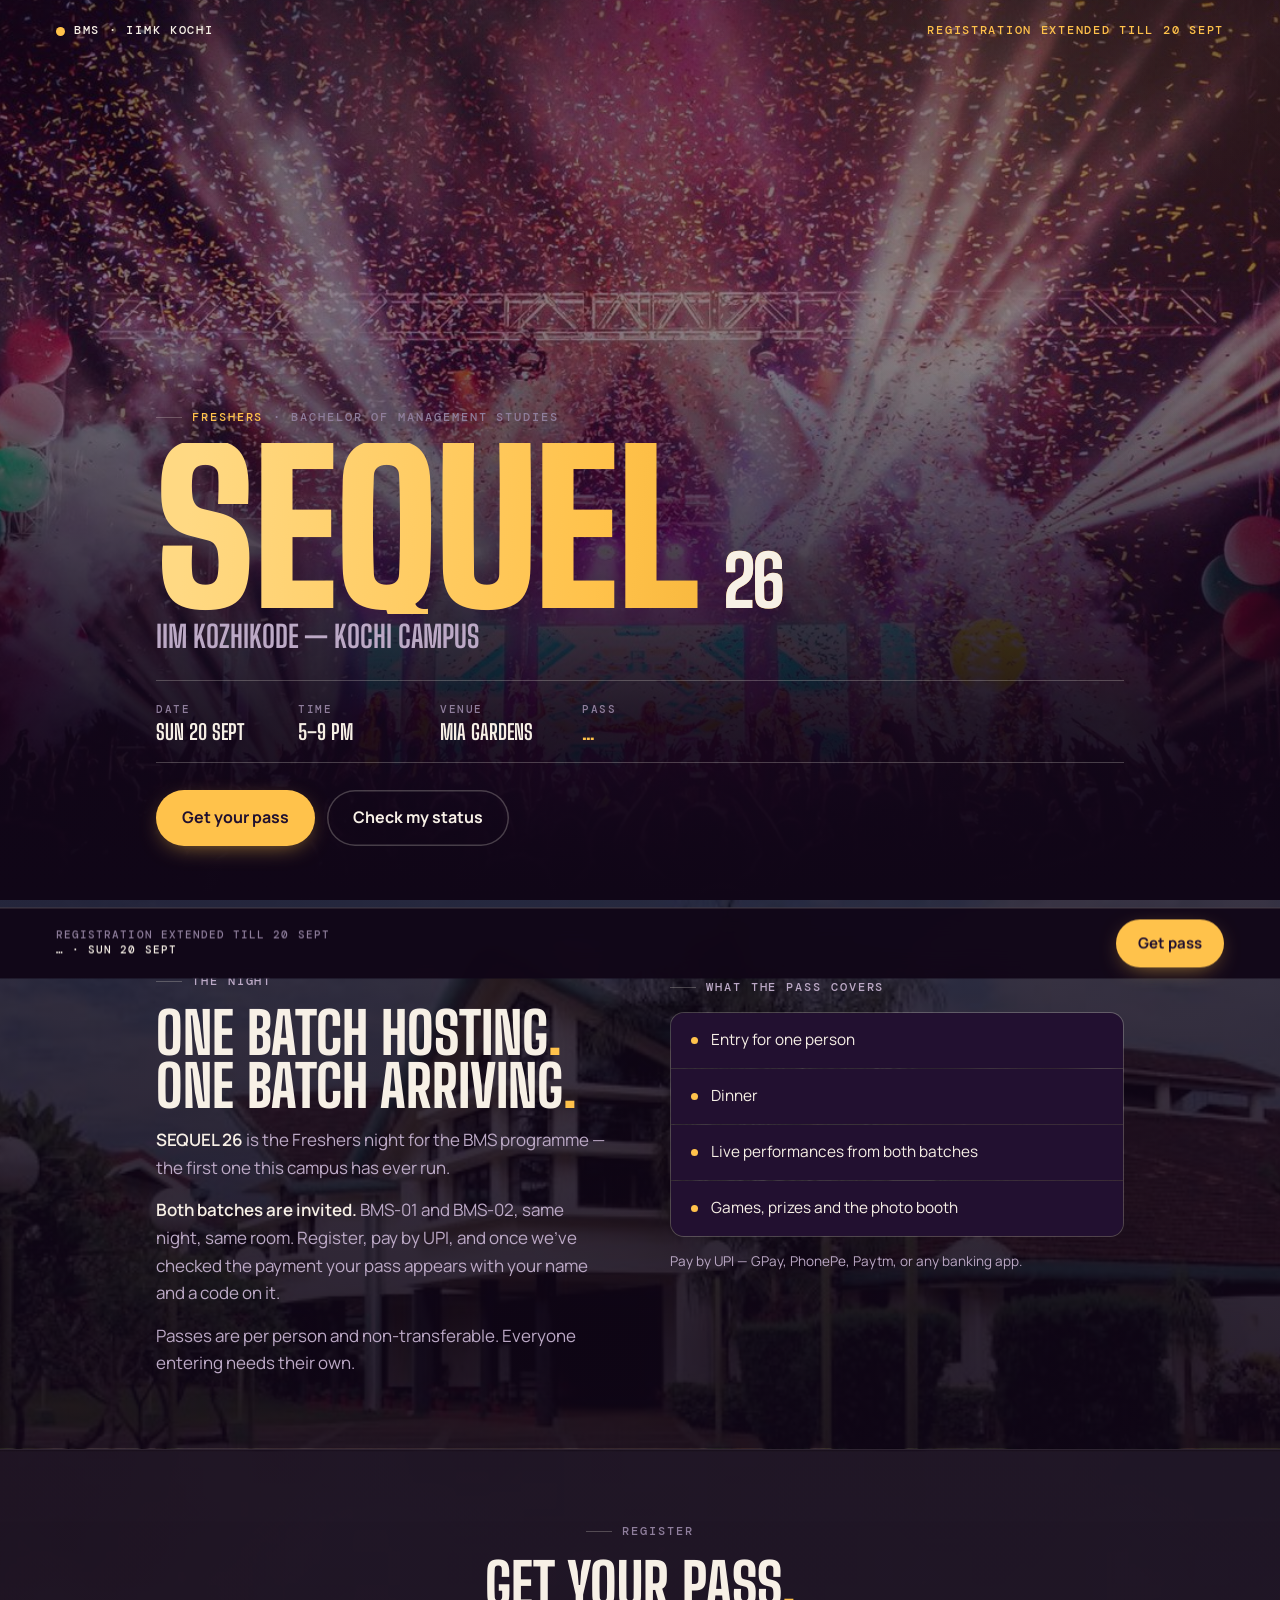
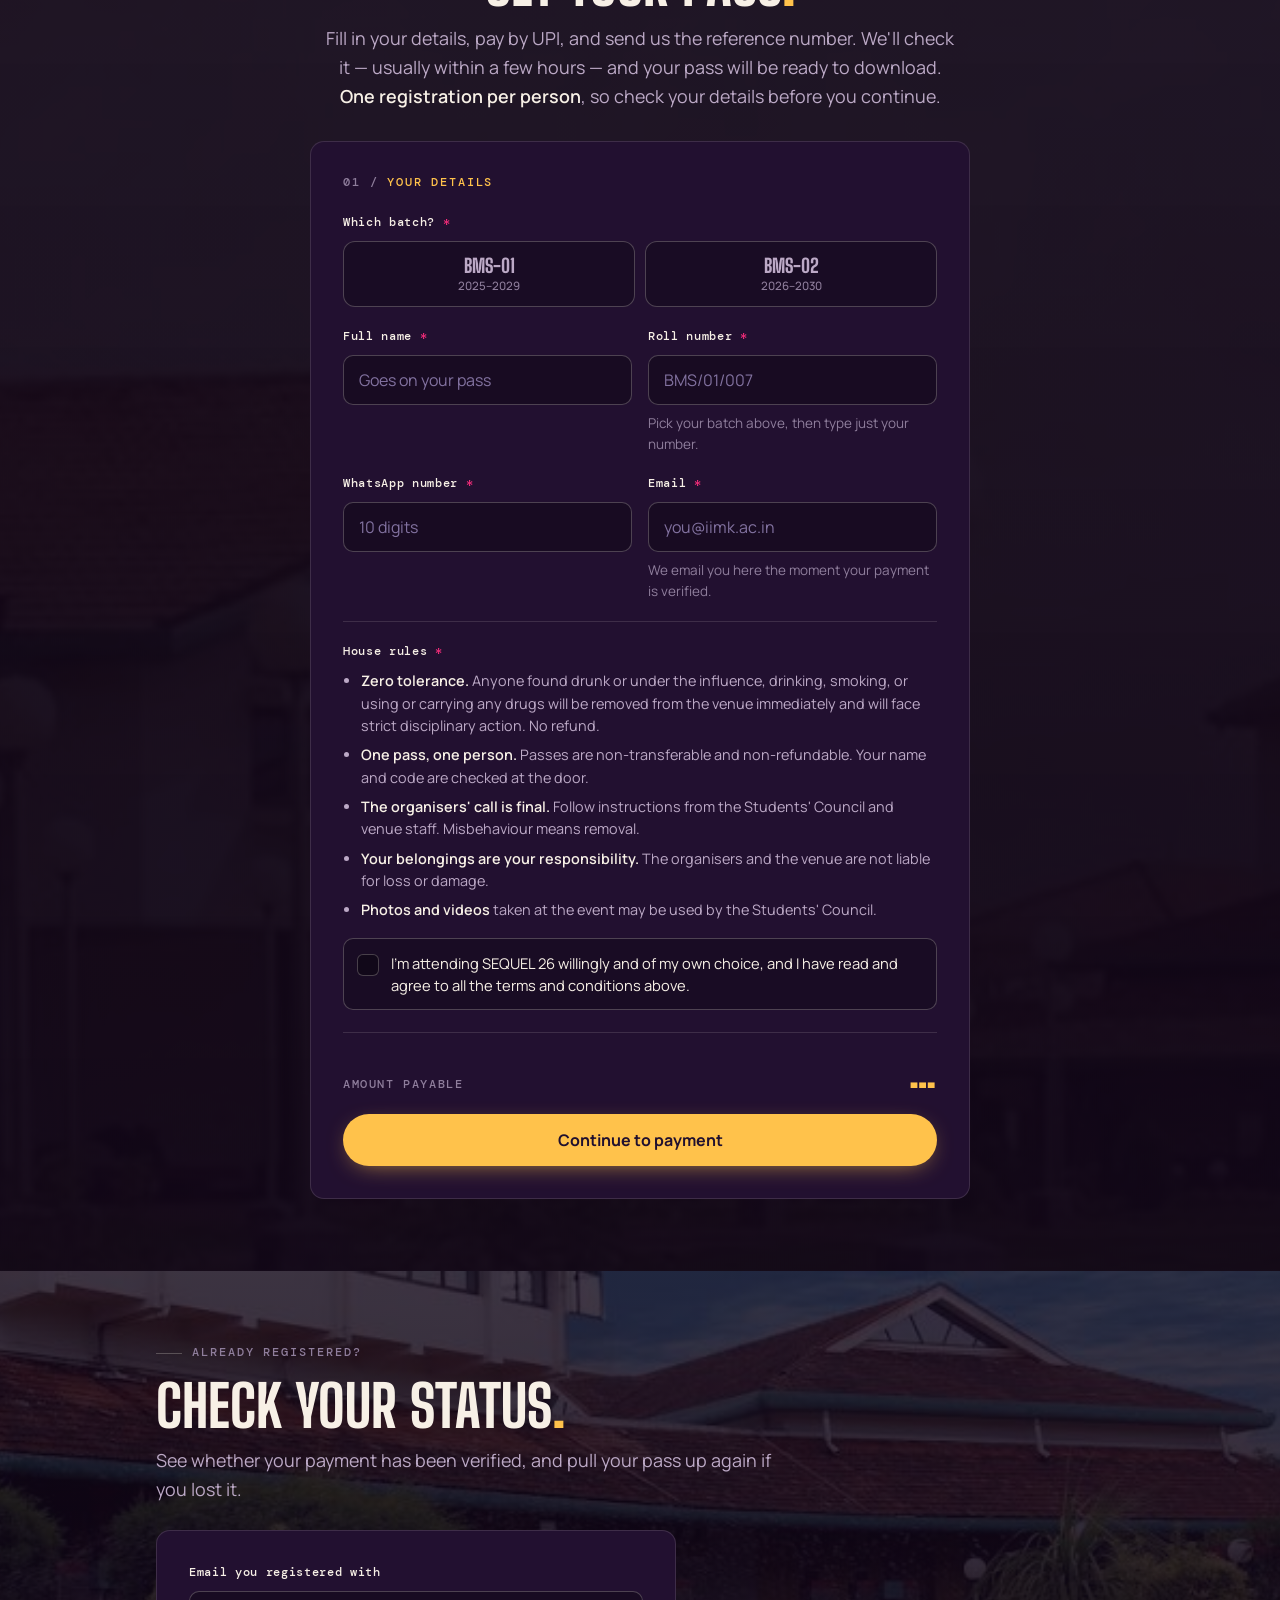
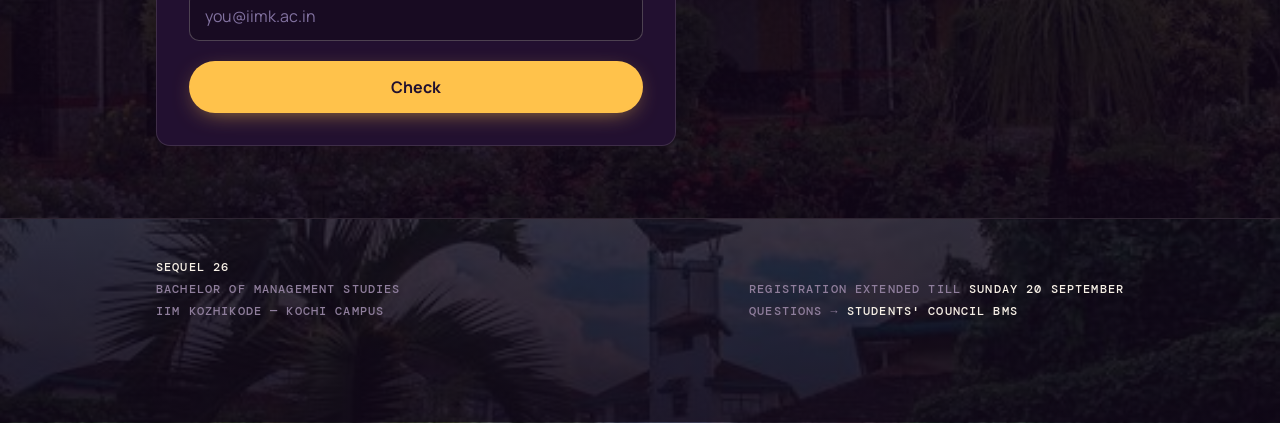
<file: index.html>
<!DOCTYPE html>
<html lang="en">
<head>
<meta charset="utf-8">
<meta name="viewport" content="width=device-width, initial-scale=1, viewport-fit=cover">
<title>SEQUEL 26 — Freshers · IIM Kozhikode, Kochi Campus</title>
<meta name="description" content="SEQUEL 26. Register, pay by UPI, get your entry pass. BMS-01 and BMS-02, IIM Kozhikode Kochi Campus.">
<meta name="theme-color" content="#100617">

<!-- Link preview. AFTER PUBLISHING replace both URLs with your live address,
     e.g. https://yourname.github.io/sequel26/ — WhatsApp needs an absolute URL. -->
<meta property="og:type" content="website">
<meta property="og:site_name" content="SEQUEL 26">
<meta property="og:title" content="SEQUEL 26 — Freshers">
<meta property="og:description" content="Register, pay by UPI, get your pass. IIM Kozhikode, Kochi Campus.">
<meta property="og:url" content="https://jeetjhawar.github.io/sequel26/">
<meta property="og:image" content="https://jeetjhawar.github.io/sequel26/images/cover.jpg">
<meta name="twitter:card" content="summary_large_image">

<link rel="icon" href="data:image/svg+xml,%3Csvg xmlns='http://www.w3.org/2000/svg' viewBox='0 0 32 32'%3E%3Crect width='32' height='32' rx='7' fill='%23100617'/%3E%3Ctext x='16' y='23' font-family='Arial' font-weight='900' font-size='18' fill='%23FFC24B' text-anchor='middle'%3ES%3C/text%3E%3C/svg%3E">
<link rel="preload" href="images/hero.jpg" as="image">
<link rel="preload" href="fonts/bigshoulders.woff2" as="font" type="font/woff2" crossorigin>
<link rel="preload" href="fonts/manrope.woff2" as="font" type="font/woff2" crossorigin>
<link rel="stylesheet" href="style.css">

<style>
/* ---------- hero ---------- */
.hero{position:relative;min-height:100svh;display:flex;flex-direction:column;
  justify-content:flex-end;padding-block:clamp(76px,11vh,120px) clamp(34px,6vh,64px);
  isolation:isolate;overflow:hidden}
.hero-bg{position:absolute;inset:0;z-index:-2;
  background-image:url('images/hero.jpg');
  background-size:cover;background-position:center 40%;transform:scale(1.04);filter:saturate(1.1)}
/* the photo is already dark where the title sits, so the veil can stay light up top */
.hero-veil{position:absolute;inset:0;z-index:-1;background:
  radial-gradient(120% 80% at 80% 6%, rgba(255,194,75,.14), transparent 58%),
  linear-gradient(to bottom, rgba(16,6,23,.62) 0%, rgba(16,6,23,.48) 34%, rgba(16,6,23,.92) 80%, var(--ink) 100%)}
.hero-top{position:absolute;top:0;left:0;right:0;padding:22px var(--gut);
  display:flex;justify-content:space-between;align-items:center;gap:16px;
  font-family:var(--mono);font-size:11.5px;letter-spacing:.15em;text-transform:uppercase;color:var(--muted-2)}
.hero-top .mark{color:var(--paper);display:flex;align-items:center;gap:9px}
.hero-top .dot{width:9px;height:9px;border-radius:50%;background:var(--gold);flex:none}
.hero-top .right{color:var(--gold);text-align:right}
@media(max-width:600px){.hero-top .right{display:none}}
.hero-inner{position:relative;width:100%}

h1{font-family:var(--disp);font-weight:900;font-size:clamp(4.6rem,19vw,13rem);
  line-height:.82;letter-spacing:-.012em;text-transform:uppercase;margin:0 0 6px;
  background:linear-gradient(96deg,#FFD983 4%,#FFC24B 46%,#E39A16 96%);
  -webkit-background-clip:text;background-clip:text;color:transparent;
  display:flex;align-items:baseline;flex-wrap:wrap;gap:.12em}
h1 .yr{font-size:.34em;color:var(--paper);-webkit-text-fill-color:var(--paper);font-weight:800}
.sub{font-family:var(--disp);text-transform:uppercase;font-weight:700;
  font-size:clamp(1.1rem,3.4vw,1.9rem);color:var(--muted);margin:0 0 clamp(20px,3vh,30px);line-height:1.1}

.facts{border-top:1px solid var(--line-2);border-bottom:1px solid var(--line-2);
  padding:clamp(14px,2.2vh,20px) 0;margin-bottom:clamp(20px,3vh,30px);
  display:flex;flex-wrap:wrap;gap:8px 34px}
.facts div{min-width:108px}
.facts dt{font-family:var(--mono);font-size:10.5px;letter-spacing:.15em;text-transform:uppercase;color:var(--muted-2);margin:0 0 3px}
.facts dd{margin:0;font-family:var(--disp);text-transform:uppercase;font-weight:700;font-size:1.32rem;line-height:1;color:var(--paper)}
.facts dd.gold{color:var(--gold)}
.hero-cta{display:flex;flex-wrap:wrap;gap:12px;align-items:center}

/* ---------- sections ---------- */
.pad{padding-block:clamp(60px,8vh,100px)}
.alt{background:var(--ink-2)}
.bgphoto{position:relative;isolation:isolate}
.bgphoto::before{content:"";position:absolute;inset:0;z-index:-1;background-image:
  linear-gradient(rgba(16,6,23,.80),rgba(16,6,23,.90)),var(--bg-img);
  background-size:cover;background-position:center}
/* the register section keeps the heavier veil so the form sits on near-solid ink */
.bgphoto.dark::before{background-image:linear-gradient(rgba(16,6,23,.93),rgba(16,6,23,.97)),var(--bg-img)}

/* register: intro centred, every card/notice centred, form text left inside them */
#register .wrap{text-align:center}
#register .eyebrow{justify-content:center}
#register .lede{margin-inline:auto}
#register .card,#register .waiting,#register .passwrap,#register #pausedNote,#register #fullNote{margin-inline:auto}
#register .card,#register .passwrap,#register #pausedNote,#register #fullNote{text-align:left}
.two{display:grid;gap:clamp(26px,5vw,60px);grid-template-columns:1fr}
@media(min-width:900px){.two{grid-template-columns:1fr 1fr;align-items:start}}
.two p{margin:0 0 15px;color:var(--muted)}
.two p:last-child{margin:0}
.two strong{color:var(--paper);font-weight:600}
.incl{list-style:none;margin:0;padding:0;display:grid;gap:1px;
  background:var(--line);border:1px solid var(--line);border-radius:var(--r);overflow:hidden}
.incl li{background:var(--panel);padding:15px 20px;display:flex;align-items:center;gap:13px;font-size:.96rem}
.incl li::before{content:"";width:7px;height:7px;border-radius:50%;background:var(--gold);flex:none}

/* ---------- cards ---------- */
.card{border:1px solid var(--line);border-radius:var(--r);background:var(--panel);
  padding:clamp(22px,4vw,32px);max-width:660px}
.card-title{font-family:var(--mono);font-size:11.5px;letter-spacing:.16em;text-transform:uppercase;
  color:var(--gold);margin:0 0 20px;display:block}
.card-title .n{color:var(--muted-2)}
.total{display:flex;justify-content:space-between;align-items:baseline;gap:16px;
  border-top:1px solid var(--line);margin-top:22px;padding-top:20px}
.total span{font-family:var(--mono);font-size:11.5px;letter-spacing:.14em;text-transform:uppercase;color:var(--muted-2)}
.total b{font-family:var(--disp);font-weight:900;font-size:2.5rem;line-height:1;color:var(--gold)}

/* ---------- payment ---------- */
.payhead{text-align:center;padding-bottom:24px;border-bottom:1px solid var(--line);margin-bottom:24px}
.payhead .amt{font-family:var(--disp);font-weight:900;font-size:clamp(3rem,13vw,4.4rem);
  line-height:1;color:var(--gold);margin:4px 0 6px}
.payhead .who{font-size:.92rem;color:var(--muted);margin:0}
.payhead .who b{color:var(--paper)}

/* minmax(0,1fr): let the column shrink below its content's min-content width,
   otherwise the 280px QR box and the long UPI id force the card to overflow
   on 320-360px phones */
.paygrid{display:grid;gap:22px;grid-template-columns:minmax(0,1fr)}
/* the QR column is pinned to the QR's width — an auto column would grow to fit
   the caption's single-line width and squeeze the pay buttons beside it */
@media(min-width:660px){.paygrid{grid-template-columns:280px minmax(0,1fr);align-items:center}}
.qrbox{background:var(--paper);border-radius:14px;padding:12px;width:280px;max-width:100%;margin-inline:auto;display:block}
.qrbox canvas,.qrbox img{width:100%;height:auto;display:block;border-radius:6px}
.payways{display:flex;flex-direction:column;gap:14px}
.upirow{display:flex;align-items:center;gap:10px;background:rgba(0,0,0,.3);
  box-shadow:inset 0 0 0 1px var(--line-2);border-radius:10px;padding:12px 14px}
.upirow code{font-family:var(--mono);font-size:13.5px;color:var(--gold);flex:1;min-width:0;
  overflow-wrap:anywhere;line-height:1.4}
.paynote{font-size:.86rem;color:var(--muted-2);line-height:1.55;margin:0}
.paynote b{color:var(--paper)}

/* on a phone the QR is useless — you can't scan it with the phone holding it */
@media(max-width:659px){
  .payways{order:1} .qrwrap{order:2;border-top:1px solid var(--line);padding-top:22px}
}
.qrcap{font-family:var(--mono);font-size:10.5px;letter-spacing:.13em;text-transform:uppercase;
  color:var(--muted-2);text-align:center;max-width:280px;margin:12px auto 0;line-height:1.6}
.confirm{border-top:1px solid var(--line);margin-top:26px;padding-top:26px}

/* screenshot picker */
.drop{display:flex;align-items:center;gap:14px;background:rgba(0,0,0,.26);
  box-shadow:inset 0 0 0 1px var(--line-2);border-radius:10px;padding:14px;cursor:pointer;
  transition:box-shadow .15s ease}
.drop:hover{box-shadow:inset 0 0 0 1px rgba(247,240,230,.4)}
.drop input{position:absolute;left:-9999px}
.drop .ic{width:46px;height:46px;border-radius:9px;background:var(--gold-dim);flex:none;
  display:grid;place-items:center;color:var(--gold);font-family:var(--mono);font-size:19px}
.drop img.ic{object-fit:cover;background:none}
.drop .tx{flex:1;min-width:0}
.drop .tx b{display:block;font-size:14.5px;font-weight:600}
.drop .tx span{font-size:12.5px;color:var(--muted-2);display:block;overflow:hidden;
  text-overflow:ellipsis;white-space:nowrap}

/* ---------- roll number: fixed BMS/0x/ label + digits ---------- */
.rollwrap{display:flex;align-items:stretch;background:rgba(0,0,0,.28);border:1px solid var(--line-2);
  border-radius:10px;cursor:text;transition:border-color .15s ease,background .15s ease}
.rollwrap:hover{border-color:rgba(247,240,230,.36)}
.rollwrap:focus-within{border-color:var(--gold);background:rgba(0,0,0,.44);box-shadow:0 0 0 3px rgba(255,194,75,.16)}
.invalid .rollwrap{border-color:var(--hot)}
/* the input's own line box sets the height; the label just centres in it */
.rollwrap .prefix{display:flex;align-items:center;font-family:var(--mono);font-size:15px;color:var(--gold);
  padding:0 0 0 15px;line-height:1;white-space:nowrap;-webkit-user-select:none;user-select:none}
.rollwrap input,.rollwrap input:hover,.rollwrap input:focus{background:none;border:0;box-shadow:none;outline:none;flex:1;min-width:0}
.rollwrap.on input{padding-left:6px}

/* ---------- house rules + consent ---------- */
.terms{border-top:1px solid var(--line);padding-top:20px}
.terms ul{margin:0 0 16px;padding-left:18px;color:var(--muted);font-size:.9rem;line-height:1.55}
.terms li{margin-bottom:7px}
.terms li b{color:var(--paper);font-weight:600}
.check{display:flex;gap:12px;align-items:flex-start;cursor:pointer;background:rgba(0,0,0,.26);
  box-shadow:inset 0 0 0 1px var(--line-2);border-radius:10px;padding:14px;font-size:.92rem;line-height:1.5;
  touch-action:manipulation;-webkit-tap-highlight-color:transparent;transition:box-shadow .15s ease}
.check:hover{box-shadow:inset 0 0 0 1px rgba(247,240,230,.4)}
.check.invalid{box-shadow:inset 0 0 0 1px var(--hot)}
.check input{appearance:none;-webkit-appearance:none;width:22px;height:22px;flex:none;margin:2px 0 0;
  border-radius:6px;border:1.5px solid var(--line-2);background:rgba(0,0,0,.3);
  display:grid;place-items:center;cursor:pointer;padding:0}
.check input:checked{background:var(--gold);border-color:var(--gold)}
.check input:focus-visible{outline:3px solid var(--gold);outline-offset:3px}
.check input:checked::after{content:"";width:6px;height:11px;border:solid #20102F;border-width:0 3px 3px 0;
  transform:translateY(-1px) rotate(45deg)}

/* ---------- confirm dialog ---------- */
dialog{border:1px solid var(--line-2);border-radius:var(--r);background:var(--panel);color:var(--paper);
  padding:28px;max-width:440px;width:calc(100% - 40px)}
dialog::backdrop{background:rgba(5,2,9,.72)}
dialog h3{font-family:var(--disp);text-transform:uppercase;font-weight:800;font-size:1.7rem;margin:0 0 8px;line-height:1}
.cf{list-style:none;margin:16px 0 18px;padding:0;border:1px solid var(--line);border-radius:10px;overflow:hidden}
.cf li{display:flex;justify-content:space-between;gap:14px;padding:11px 14px;background:rgba(0,0,0,.22);
  border-bottom:1px solid var(--line);font-size:.93rem}
.cf li:last-child{border-bottom:0}
.cf span{font-family:var(--mono);font-size:11px;letter-spacing:.12em;text-transform:uppercase;color:var(--muted-2);flex:none;padding-top:3px}
.cf b{font-weight:600;text-align:right;overflow-wrap:anywhere}

/* ---------- pass ---------- */
.passwrap{max-width:560px}
.passwrap canvas{width:100%;height:auto;border-radius:16px;display:block;
  box-shadow:0 30px 70px -34px #000, inset 0 0 0 1px var(--line-2)}
.dl{display:flex;gap:12px;flex-wrap:wrap;margin-top:20px}
.after{margin-top:26px}
.after h4{font-family:var(--mono);font-size:11.5px;letter-spacing:.16em;text-transform:uppercase;
  color:var(--muted-2);font-weight:400;margin:0 0 12px}
.after ol{margin:0;padding-left:20px;color:var(--muted);font-size:.95rem}
.after li{margin-bottom:8px}
.after strong{color:var(--paper);font-weight:600}

/* waiting */
.waiting{max-width:560px;text-align:center;padding:40px 30px;border:1px solid var(--gold);
  border-radius:var(--r);background:var(--gold-dim)}
.waiting .big{font-family:var(--disp);text-transform:uppercase;font-weight:900;
  font-size:clamp(2rem,7vw,2.8rem);line-height:.95;margin:0 0 14px}
.waiting p{color:var(--muted);margin:0 0 10px;font-size:.96rem}
.waiting b{color:var(--paper)}
.waiting .ref{font-family:var(--mono);font-size:1.1rem;color:var(--gold);
  background:rgba(0,0,0,.3);padding:9px 16px;border-radius:8px;display:inline-block;margin:6px 0 18px}

/* ---------- footer ---------- */

footer{border-top:1px solid var(--line);padding-block:38px 100px}
.foot{display:flex;justify-content:space-between;gap:20px;flex-wrap:wrap;align-items:flex-end}
.foot p{margin:0;font-family:var(--mono);font-size:11.5px;letter-spacing:.1em;
  text-transform:uppercase;color:var(--muted-2);line-height:1.9}
.foot b{color:var(--paper);font-weight:500}
.foot a{color:var(--gold);text-decoration:none}

.sticky{position:fixed;left:0;right:0;bottom:0;z-index:40;background:rgba(16,6,23,.94);
  backdrop-filter:blur(14px);-webkit-backdrop-filter:blur(14px);border-top:1px solid var(--line-2);
  padding:11px var(--gut) calc(11px + env(safe-area-inset-bottom));
  display:flex;align-items:center;justify-content:space-between;gap:14px;
  transform:translateY(110%);transition:transform .28s cubic-bezier(.4,0,.2,1)}
.sticky.show{transform:translateY(0)}
.sticky p{margin:0;font-family:var(--mono);font-size:10.5px;letter-spacing:.1em;
  text-transform:uppercase;color:var(--muted-2);line-height:1.4}
.sticky p b{display:block;color:var(--paper);font-weight:500}
.sticky .btn{padding:12px 22px;font-size:15px;flex:none}

.rise{opacity:0;transform:translateY(14px);transition:opacity .4s ease,transform .4s cubic-bezier(.16,1,.3,1)}
.rise.in{opacity:1;transform:none}
.hero-inner > *{opacity:0;animation:enter .55s cubic-bezier(.16,1,.3,1) forwards}
.hero-inner > *:nth-child(1){animation-delay:.04s}
.hero-inner > *:nth-child(2){animation-delay:.12s}
.hero-inner > *:nth-child(3){animation-delay:.20s}
.hero-inner > *:nth-child(4){animation-delay:.28s}
.hero-inner > *:nth-child(5){animation-delay:.34s}
@keyframes enter{from{opacity:0;transform:translateY(18px)}to{opacity:1;transform:none}}

/* phones: full-width buttons instead of two cramped pills side by side */
@media(max-width:480px){
  .hero-cta .btn,.dl .btn,dialog .btn{flex:1 1 100%;width:100%}
}
@media (prefers-reduced-motion:reduce){.rise{opacity:1;transform:none}.hero-inner > *{opacity:1;animation:none}}
</style>
</head>
<body>

<!-- ===== HERO ===== -->
<header class="hero">
  <div class="hero-bg" aria-hidden="true"></div>
  <div class="hero-veil" aria-hidden="true"></div>
  <div class="hero-top">
    <span class="mark"><i class="dot" aria-hidden="true"></i> BMS · IIMK KOCHI</span>
    <span class="right" data-cfg="deadlineShort">Registration closes soon</span>
  </div>

  <div class="wrap hero-inner">
    <p class="eyebrow"><b>Freshers</b> · Bachelor of Management Studies</p>
    <h1>Sequel<span class="yr">26</span></h1>
    <p class="sub">IIM Kozhikode — Kochi Campus</p>

    <dl class="facts">
      <div><dt>Date</dt><dd data-cfg="eventDate">TBC</dd></div>
      <div><dt>Time</dt><dd data-cfg="eventTime">TBC</dd></div>
      <div><dt>Venue</dt><dd data-cfg="venue">TBC</dd></div>
      <div><dt id="factTier">Pass</dt><dd class="gold" id="factPrice">…</dd></div>
    </dl>

    <div class="hero-cta">
      <a class="btn" href="#register">Get your pass</a>
      <a class="btn ghost" href="#retrieve">Check my status</a>
    </div>
  </div>
</header>

<noscript>
  <div class="wrap" style="padding-top:28px">
    <div class="notice warn"><b>This page needs JavaScript.</b>
      <p>Turn it on and reload, or message the organisers to be added manually.</p></div>
  </div>
</noscript>

<!-- ===== WHAT ===== -->
<section class="alt pad bgphoto" style="--bg-img:url('images/campus-front.jpg')">
  <div class="wrap two">
    <div class="rise">
      <p class="eyebrow">The night</p>
      <h2 class="h2">One batch hosting<i>.</i><br>One batch arriving<i>.</i></h2>
      <p><strong>SEQUEL 26</strong> is the Freshers night for the BMS programme — the first one this campus has ever run.</p>
      <p><strong>Both batches are invited.</strong> BMS-01 and BMS-02, same night, same room. Register, pay by UPI, and once we've checked the payment your pass appears with your name and a code on it.</p>
      <p>Passes are per person and non-transferable. Everyone entering needs their own.</p>
    </div>
    <div class="rise">
      <p class="eyebrow" style="margin-top:6px">What the pass covers</p>
      <ul class="incl" id="includes"></ul>
      <p class="hint" style="margin-top:14px">Pay by UPI — GPay, PhonePe, Paytm, or any banking app.</p>
    </div>
  </div>
</section>

<!-- ===== REGISTER ===== -->
<section class="pad bgphoto dark" id="register" style="border-top:1px solid var(--line);--bg-img:url('images/campus-main.jpg')">
  <div class="wrap">
    <div class="rise" style="margin-bottom:30px">
      <p class="eyebrow">Register</p>
      <h2 class="h2">Get your pass<i>.</i></h2>
      <p class="lede">Fill in your details, pay by UPI, and send us the reference number. We'll check it — usually within a few hours — and your pass will be ready to download. <strong>One registration per person</strong>, so check your details before you continue.</p>
    </div>

    <!-- PAUSED — replaces step 1 while the organisers have entries switched off -->
    <div class="notice warn hidden" id="pausedNote" style="max-width:660px;margin:0">
      <b>Registrations are paused right now.</b>
      <p id="pausedMsg">Check back in a little while.</p>
    </div>

    <!-- BATCH FULL — closed to new registrations; the form stays so anyone
         already registered can come back and pay -->
    <div class="notice warn hidden" id="fullNote" style="max-width:660px;margin:0 auto 22px">
      <b>This batch is full — new registrations are closed.</b>
      <p id="fullMsg"></p>
      <p>Already registered? Fill in the same details below (same email) to continue to payment.</p>
    </div>

    <!-- STEP 1 -->
    <div class="card rise" id="stepDetails">
      <p class="card-title"><span class="n">01 /</span> Your details</p>

      <div class="field">
        <span class="field-label">Which batch? <span class="req">*</span></span>
        <div class="seg" id="batchSeg" role="group" aria-label="Batch">
          <button type="button" data-v="BMS-01" aria-pressed="false">BMS-01<small>2025–2029</small></button>
          <button type="button" data-v="BMS-02" aria-pressed="false">BMS-02<small>2026–2030</small></button>
        </div>
        <div class="err hidden" id="batchErr"></div>
      </div>

      <div class="grid2">
        <div class="field">
          <label for="name">Full name <span class="req">*</span></label>
          <input type="text" id="name" autocomplete="name" placeholder="Goes on your pass">
          <div class="err hidden"></div>
        </div>
        <div class="field">
          <label for="roll">Roll number <span class="req">*</span></label>
          <div class="rollwrap" id="rollWrap">
            <span class="prefix hidden" id="rollPrefix" aria-hidden="true"></span>
            <input type="text" id="roll" placeholder="BMS/01/007" autocomplete="off" aria-describedby="rollHint">
          </div>
          <div class="err hidden"></div>
          <span class="hint" id="rollHint">Pick your batch above, then type just your number.</span>
        </div>
      </div>

      <div class="grid2">
        <div class="field">
          <label for="phone">WhatsApp number <span class="req">*</span></label>
          <input type="tel" id="phone" inputmode="numeric" autocomplete="tel" placeholder="10 digits">
          <div class="err hidden"></div>
        </div>
        <div class="field">
          <label for="email">Email <span class="req">*</span></label>
          <input type="email" id="email" autocomplete="email" placeholder="you@iimk.ac.in">
          <div class="err hidden"></div>
          <span class="hint">We email you here the moment your payment is verified.</span>
        </div>
      </div>

      <div style="position:absolute;left:-9999px" aria-hidden="true">
        <label for="website">Leave empty</label><input type="text" id="website" tabindex="-1" autocomplete="off">
      </div>

      <div class="terms" id="terms">
        <span class="field-label">House rules <span class="req">*</span></span>
        <ul>
          <li><b>Zero tolerance.</b> Anyone found drunk or under the influence, drinking, smoking, or using or carrying any drugs will be removed from the venue immediately and will face strict disciplinary action. No refund.</li>
          <li><b>One pass, one person.</b> Passes are non-transferable and non-refundable. Your name and code are checked at the door.</li>
          <li><b>The organisers' call is final.</b> Follow instructions from the Students' Council and venue staff. Misbehaviour means removal.</li>
          <li><b>Your belongings are your responsibility.</b> The organisers and the venue are not liable for loss or damage.</li>
          <li><b>Photos and videos</b> taken at the event may be used by the Students' Council.</li>
        </ul>
        <label class="check" id="consentBox" for="consent">
          <input type="checkbox" id="consent">
          <span>I'm attending SEQUEL 26 willingly and of my own choice, and I have read and agree to all the terms and conditions above.</span>
        </label>
        <div class="err hidden" id="consentErr"></div>
      </div>

      <div class="total"><span>Amount payable</span><b id="priceLabel">…</b></div>
      <div style="margin-top:20px">
        <button type="button" class="btn wide" id="toPayBtn">Continue to payment</button>
      </div>
      <div class="notice bad hidden" id="detailsError"><b>Couldn't save that.</b><p id="detailsErrorMsg"></p></div>
    </div>

    <!-- STEP 2 -->
    <div class="card rise hidden" id="stepPay">
      <p class="card-title"><span class="n">02 /</span> Pay by UPI</p>

      <div class="notice warn hidden" id="payPaused" style="margin:0 0 22px">
        <b>Payments are paused right now.</b>
        <p id="payPausedMsg"></p>
        <p>Already paid? Enter your reference number below — that still goes through.</p>
      </div>
      <div class="notice warn hidden" id="quoteChanged" style="margin:0 0 22px">
        <b>The amount or the account has changed.</b>
        <p>Pay exactly what's shown now — that's what we'll check against.</p>
      </div>

      <div class="payhead">
        <span id="payTier" style="font-family:var(--mono);font-size:11px;letter-spacing:.16em;text-transform:uppercase;color:var(--muted-2)">Amount</span>
        <p class="amt" id="payAmount">…</p>
        <p class="who">for <b id="payName">—</b> · <span id="payBatch">—</span></p>
      </div>

      <div class="paygrid">
        <div class="qrwrap">
          <div class="qrbox">
            <canvas id="qrCanvas" role="img" aria-label="UPI payment QR code"></canvas>
            <img id="qrImage" class="hidden" src="images/upi-qr.png" alt="UPI payment QR code">
          </div>
          <p class="qrcap">Scan from another phone · GPay, PhonePe, Paytm, any UPI app</p>
        </div>
        <div class="payways">
          <a class="btn wide" id="upiBtn" href="#">Open UPI app &amp; pay</a>
          <div class="upirow">
            <code id="upiId">upi@bank</code>
            <button type="button" class="mini" id="copyUpi">Copy</button>
          </div>
          <p class="paynote">The QR and the button both carry the exact amount. If your app asks
            you to type it, pay <b id="payAmount2">…</b> — a different amount can't be verified.</p>
          <p class="paynote"><b>After paying, come back to this page</b> and enter the UPI reference
            number in step 03 below — that's the only way we can verify you. A screenshot on
            WhatsApp alone won't get you a pass.</p>
        </div>
      </div>

      <div class="confirm">
        <p class="card-title" style="margin-bottom:16px"><span class="n">03 /</span> Tell us you've paid</p>
        <div class="notice warn hidden" id="backNote" style="margin:0 0 18px">
          <b>Paid? One more step.</b>
          <p>Enter the UPI reference number below and hit Submit — we can't verify the payment without it.</p>
        </div>

        <div class="field">
          <label for="utr">UPI reference / transaction ID <span class="req">*</span></label>
          <span class="hint">GPay: tap the payment, it's the 12-digit <b>UPI transaction ID</b>. PhonePe calls it <b>UTR</b>. Paytm shows <b>UPI Ref No</b>.</span>
          <input type="text" id="utr" inputmode="numeric" autocomplete="off" placeholder="e.g. 418293746512">
          <div class="err hidden"></div>
        </div>

        <div class="field">
          <span class="field-label">Payment screenshot <span style="color:var(--muted-2);letter-spacing:0;font-family:var(--body)">— optional, but gets you verified faster</span></span>
          <label class="drop" for="shot">
            <span class="ic" id="shotIcon" aria-hidden="true">+</span>
            <span class="tx"><b id="shotTitle">Add a screenshot</b><span id="shotSub">PNG or JPG, up to 8 MB</span></span>
            <input type="file" id="shot" accept="image/*">
          </label>
        </div>

        <button type="button" class="btn wide" id="submitPayBtn">Submit for verification</button>

        <div class="notice bad hidden" id="payError"><b id="payErrorTitle">Couldn't submit.</b><p id="payErrorMsg"></p>
          <div class="row"><button type="button" class="mini" id="payRetry">Try again</button>
            <a class="mini" id="waHelp" href="#" target="_blank" rel="noopener">Message the organisers</a></div>
        </div>
        <p class="hint" style="text-align:center">Paid but stuck here? Message the organisers with your reference number — nothing is lost.</p>
      </div>
    </div>

    <!-- STEP 3 -->
    <div class="waiting rise hidden" id="stepWait">
      <p class="big">Sent for<br>verification</p>
      <p>We're checking your payment against our account. This usually takes a few hours.</p>
      <p>Your reference</p>
      <div class="ref" id="waitRef">—</div>
      <p style="margin-bottom:22px"><b id="waitEmail">We'll email you</b> the moment it's approved. You can also check here any time.</p>
      <button type="button" class="btn" id="checkNowBtn">Check status now</button>
      <div class="notice hidden" id="waitNote" style="text-align:left"><b id="waitNoteTitle"></b><p id="waitNoteMsg"></p></div>
    </div>

    <!-- STEP 4 -->
    <div class="passwrap hidden" id="stepPass">
      <div class="notice good" style="margin:0 0 22px">
        <b>Verified. You're in.</b>
        <p>Payment confirmed. Your pass is below — download it now, and you're on the list at the desk.</p>
      </div>
      <canvas id="passCanvas" width="1080" height="1500" role="img" aria-label="Your SEQUEL 26 entry pass"></canvas>
      <div class="dl">
        <button type="button" class="btn" id="dlPng">Download PNG</button>
        <button type="button" class="btn ghost" id="dlPdf">Download PDF</button>
      </div>
      <div class="after">
        <h4>Before the night</h4>
        <ol>
          <li><strong>Save the pass to your phone.</strong> Screenshot it too — you'll want it offline at the door.</li>
          <li><strong>Your code is your entry.</strong> We check the name and code against the list.</li>
          <li><strong>Lost it?</strong> Come back and use "Check my status" to pull it up again.</li>
        </ol>
      </div>
    </div>
  </div>
</section>

<!-- ===== STATUS ===== -->
<section class="alt pad bgphoto" id="retrieve" style="--bg-img:url('images/campus-garden.jpg')">
  <div class="wrap">
    <div class="rise" style="margin-bottom:26px">
      <p class="eyebrow">Already registered?</p>
      <h2 class="h2">Check your status<i>.</i></h2>
      <p class="lede">See whether your payment has been verified, and pull your pass up again if you lost it.</p>
    </div>
    <div class="card rise" style="max-width:520px">
      <div class="field">
        <label for="findEmail">Email you registered with</label>
        <input type="email" id="findEmail" autocomplete="email" placeholder="you@iimk.ac.in">
        <div class="err hidden"></div>
      </div>
      <button type="button" class="btn wide" id="findBtn">Check</button>
      <div class="notice hidden" id="findNote"><b id="findNoteTitle"></b><p id="findNoteMsg"></p></div>
    </div>
  </div>
</section>

<footer class="bgphoto" style="--bg-img:url('images/campus-lawn.jpg')">
  <div class="wrap foot">
    <p><b>SEQUEL 26</b><br>Bachelor of Management Studies<br>IIM Kozhikode — Kochi Campus</p>
    <p>Registration extended till <b data-cfg="deadline">Sunday 20 September</b><br>
       Questions → <a id="footWa" href="#" target="_blank" rel="noopener"><b data-cfg="contactName">the organisers</b></a></p>
  </div>
</footer>

<div class="sticky" id="sticky">
  <p><span data-cfg="deadlineShort">Registration closes soon</span><b id="stickyPrice">…</b></p>
  <a class="btn" href="#register">Get pass</a>
</div>

<!-- Shown before the details are saved: one registration per person, and
     these details go on the pass and receive the verification email. -->
<dialog id="confirmDlg" aria-labelledby="cfTitle" aria-describedby="cfHint cfList">
  <h3 id="cfTitle">Check your details</h3>
  <p class="hint" id="cfHint" style="margin:0">One registration per person. This is what goes on your pass and where your verification email lands — a typo here means a wrong pass or a lost email.</p>
  <ul class="cf" id="cfList">
    <li><span>Name</span><b id="cfName"></b></li>
    <li><span>Batch</span><b id="cfBatch"></b></li>
    <li><span>Roll no</span><b id="cfRoll"></b></li>
    <li><span>WhatsApp</span><b id="cfPhone"></b></li>
    <li><span>Email</span><b id="cfEmail"></b></li>
  </ul>
  <div style="display:flex;gap:10px;flex-wrap:wrap">
    <button type="button" class="btn" id="cfGo">Looks right — continue</button>
    <button type="button" class="btn ghost" id="cfBack">Go back and edit</button>
  </div>
</dialog>

<script src="qr.js"></script>
<script src="pass.js"></script>
<script>
/* =====================================================================
   CONFIG — the only block you need to edit
   ===================================================================== */
const CONFIG = {
  endpoint: "https://script.google.com/macros/s/AKfycbwLu5ZA85qBd3rBX5ZO3VoRMcYPBISVjdp-BiBF479m2wUdwtIO6K-hjUZ8pTxRdMlY/exec",

  /* Where the money goes: see PAYEES below. The admin panel picks who is
     collecting; the UPI ID, name and QR all follow that choice. */

  /* false = QR is generated live from upiId + the current price, and carries a
             per-person note ("SEQUEL26 <roll>") that makes verifying far easier.
     true  = show the bank-signed QR image for the current price tier (TIERS,
             just below). If the price matches no tier, the live QR is drawn
             anyway — a signed QR can never appear with the wrong amount. */
  useStaticQR: true,

  eventName:     "SEQUEL 26",
  eventDate:     "Sun 20 Sept",
  eventDateFull: "Sunday 20 September 2026, 5–9 PM",   // printed on the pass
  eventTime:     "5–9 PM",
  venue:         "Mia Gardens",
  deadline:      "Sunday 20 September",
  deadlineShort: "Registration extended till 20 Sept",

  contactName:     "Students' Council BMS",
  contactWhatsApp: "919329641726",

  fallbackPrice: 1000    // shown ONLY if the live price has not arrived after 8 s
                         // (slow or unreachable server); until then the page shows "…"
                         // so a stale number never flashes when the tier changes
};

/* Price tiers. The admin panel sets the price (Ticket price button); the
   label is looked up here by exact amount. Keep in sync with TIERS in
   admin.html. */
const TIERS = {
  800:  { label: "Early bird"     },
  1000: { label: "Regular"        },
  700:  { label: "Late bird"      },
  1200: { label: "Very late bird" }
};

/* Who collects the money. The admin panel picks one (so a single account
   never hits its UPI receiving limit); the UPI ID, payee name and QR all
   follow. A UPI ID is a public payment address — fine in a public repo.
   Each QR image has its amount fixed inside it, which is why there is one
   file per payee per tier. Keep ids and labels in sync with PAYEES in
   admin.html (and PAYEE_IDS in apps-script.gs). */
const PAYEES = {
  jeet: {
    upiId: "9329641726@upi", upiName: "Mr JEET JHAWAR",
    qrs: { 800:  "images/upi-qr.png",
           1000: "images/upi-qr-1000.jpeg",
           700:  "images/upi-qr-700.jpeg",
           1200: "images/upi-qr-1200.jpeg" }
  },
  anshika: {
    upiId: "anshika.chauhan258@okhdfcbank", upiName: "Anshika Chauhan",
    qrs: { 800:  "images/upi-qr-anshika-800.jpeg",
           1000: "images/upi-qr-anshika-1000.jpeg",
           1200: "images/upi-qr-anshika-1200.jpeg" }
  },
  niveditha: {
    upiId: "9749000372@upi", upiName: "Ms BHIMUNI NIVEDITHA RAO",
    qrs: { 800:  "images/upi-qr-niveditha-800.jpeg",
           1000: "images/upi-qr-niveditha-1000.jpeg",
           1200: "images/upi-qr-niveditha-1200.jpeg" }
  }
};

const INCLUDES = [
  "Entry for one person",
  "Dinner",
  "Live performances from both batches",
  "Games, prizes and the photo booth"
];

/* =====================================================================
   BUILD
   ===================================================================== */
const $  = (s,r=document)=>r.querySelector(s);
const $$ = (s,r=document)=>[...r.querySelectorAll(s)];
const esc = s=>String(s).replace(/[&<>"]/g,c=>({"&":"&amp;","<":"&lt;",">":"&gt;",'"':"&quot;"}[c]));
const rupees = n => "₹" + Number(n).toLocaleString("en-IN");

$$("[data-cfg]").forEach(el=>{ const v=CONFIG[el.dataset.cfg]; if(v) el.textContent=v; });
$("#includes").innerHTML = INCLUDES.map(i=>`<li>${esc(i)}</li>`).join("");

const waHref = "https://wa.me/" + CONFIG.contactWhatsApp;
["footWa","waHelp"].forEach(id=>{ const el=$("#"+id); if(el) el.href = waHref; });

let PRICE = 0;                                   // 0 = not known yet
let PAYEE = "jeet";                              // overwritten by the server
const payee = () => PAYEES[PAYEE] || PAYEES.jeet;
let lastDetails = null;                          // what the quote on screen was registered with
function paintPrice(){
  const t = TIERS[PRICE];
  $("#priceLabel").textContent  = rupees(PRICE);
  $("#factPrice").textContent   = rupees(PRICE);
  $("#payAmount").textContent   = rupees(PRICE);
  $("#payAmount2").textContent  = rupees(PRICE);
  $("#stickyPrice").textContent = rupees(PRICE) + " · " + CONFIG.eventDate;
  $("#factTier").textContent    = t ? "Pass · " + t.label : "Pass";
  $("#payTier").textContent     = t ? "Amount · " + t.label : "Amount";
}

/* Until the live price arrives the page shows dots, never a guess: a wrong
   number that then flips is worse than a short wait. */
function paintPlaceholder(){
  ["#priceLabel","#factPrice","#payAmount","#payAmount2"].forEach(sel=>$(sel).textContent="…");
  $("#stickyPrice").textContent = "… · " + CONFIG.eventDate;
  $("#factTier").textContent = "Pass";
  $("#payTier").textContent  = "Amount";
}
paintPlaceholder();
setTimeout(()=>{ if(!PRICE){ PRICE = CONFIG.fallbackPrice; paintPrice(); } }, 8000);

/* Organisers can pause new registrations from the admin panel (e.g. while
   switching price tiers). Step 1 is swapped for the pause notice; anyone
   already past it keeps their screen so a payment claim is never stranded. */
let PAUSED = false;
function setPaused(on, msg){
  PAUSED = !!on;
  if(msg){ $("#pausedMsg").textContent = msg; $("#payPausedMsg").textContent = msg; }
  $("#pausedNote").classList.toggle("hidden", !PAUSED);
  const midFlow = ["stepPay","stepWait","stepPass"]
    .some(id => !$("#"+id).classList.contains("hidden"));
  if(!midFlow) $("#stepDetails").classList.toggle("hidden", PAUSED);
  // On the payment step: take the QR and pay button away so no new payment
  // starts, but keep the reference box — someone who already paid must still
  // be able to submit.
  $("#payPaused").classList.toggle("hidden", !PAUSED);
  $(".payhead").classList.toggle("hidden", PAUSED);
  $(".paygrid").classList.toggle("hidden", PAUSED);
}

/* Auto-collect closed the batch: new registrations are refused server-side,
   the form stays so existing registrants can get back to their payment. */
function setFull(on, msg){
  if(msg) $("#fullMsg").textContent = msg;
  $("#fullNote").classList.toggle("hidden", !on);
}

/* Re-check while it matters: on the payment step (a pause mid-flow removes the
   QR from screens already showing it, and the quote follows the row) and while
   the pause notice is up (resuming brings the form back by itself). */
setInterval(()=>{
  if(!PAUSED && $("#stepPay").classList.contains("hidden")) return;
  syncState();
}, 45000);

/* =====================================================================
   SERVER
   ===================================================================== */
const connected = () => CONFIG.endpoint.indexOf("PASTE_YOUR") !== 0;

/* Apps Script now and then answers with an HTML error page instead of JSON,
   or drops a request outright (especially in the minute after a redeploy).
   Retry twice with a short backoff, and never hang on one attempt. */
async function api(payload){
  let lastErr = null;
  for(let attempt = 0; attempt < 3; attempt++){
    if(attempt) await new Promise(r=>setTimeout(r, 1500 * attempt));
    const ctrl = new AbortController();
    const timer = setTimeout(()=>ctrl.abort(), 40000);
    try{
      const res = await fetch(CONFIG.endpoint, {
        method:"POST",
        headers:{"Content-Type":"text/plain;charset=utf-8"},   // avoids a CORS preflight
        body: JSON.stringify(payload),
        signal: ctrl.signal
      });
      const text = await res.text();
      try{ return JSON.parse(text); }
      catch(e){ lastErr = new Error("Google returned an error page (HTTP " + res.status + ")"); }
    }catch(err){ lastErr = err; }
    finally{ clearTimeout(timer); }
  }
  throw lastErr;
}

/* Server state (price, collector, pause) is applied everywhere EXCEPT onto a
   payment quote already on screen: once openPayment() has rendered an amount,
   QR, button and UPI id from the register response, they stay exactly as the
   sheet row has them, however late a price response arrives. */
function applyServerState(d){
  if(!(d && d.ok)) return;
  const quoted = !$("#stepPay").classList.contains("hidden");
  if(!quoted){
    PRICE = d.price; paintPrice();
    if(d.payee) PAYEE = d.payee;
    preloadQR();
  }else if(d.row && lastDetails){
    // A quote on screen follows the student's own row: paid or claimed from
    // another device -> move on; re-quoted there -> redraw and say so.
    if(d.row.paid){
      api({action:"getPass", email: lastDetails.email})
        .then(r=>{ if(r.ok && r.pass) showPass(r.pass); }).catch(()=>{});
    }else if(d.row.claimed){
      showWait(d.row.utr, lastDetails.email);
    }else if(d.row.amount && (d.row.amount !== PRICE || d.row.payee !== PAYEE)){
      PRICE = d.row.amount; PAYEE = d.row.payee; paintPrice();
      renderPayment(lastDetails);
      $("#quoteChanged").classList.remove("hidden");
    }
  }
  setPaused(!!d.paused, d.pauseMsg);
  setFull(!!d.full, d.fullMsg);
}

/* Ask the server for the current state — with the student's email while a
   quote is on screen, so the answer includes their row. */
function syncState(){
  if(!connected()) return;
  const quoted = !$("#stepPay").classList.contains("hidden");
  api({action:"price", email: quoted && lastDetails ? lastDetails.email : ""})
    .then(applyServerState).catch(()=>{});
}

if(connected()) syncState();

/* Fetch the QR image now so the payment step appears with it already drawn. */
function preloadQR(){
  const q = payee().qrs[PRICE];
  if(CONFIG.useStaticQR && q){ const i = new Image(); i.src = q; }
}

/* =====================================================================
   FORM HELPERS
   ===================================================================== */
let batch = "";
const rollPrefix = () => batch ? "BMS/" + batch.slice(4) + "/" : "";
const rollEl = $("#roll"), rollWrap = $("#rollWrap"), rollPre = $("#rollPrefix");

/* Which batch a typed roll names ("BMS-01" / "BMS-02"), or "" for bare digits. */
function rollNames(v){
  const m = String(v).toUpperCase().match(/BMS[^0-9]*0?([12])(?![0-9])/);
  return m ? "BMS-0" + m[1] : "";
}
/* The digits after any BMS/0x/ prefix — repeated prefixes too, so a pasted
   full roll still yields its number. The (?![0-9]) guard stops "BMS/147"
   being read as batch 1 + "47". Never truncated: too many digits must fail
   validation, not silently become a different, valid-looking roll. */
function rollDigits(v){
  return String(v).toUpperCase()
    .replace(/^(\s*BMS[\s\/\\\-._]*0?[12](?![0-9])[\s\/\\\-._]*)+/, "")
    .replace(/\D/g, "");
}

/* With a batch picked, BMS/0x/ is shown as a fixed label OUTSIDE the input
   and the input holds only the digits, so nothing a student types or pastes
   can mangle the prefix. A roll that names the OTHER batch is left exactly
   as typed (label hidden) so validation can point out the mismatch. */
function maskRoll(){
  if(!batch) return;
  const named = rollNames(rollEl.value);
  const digitsMode = !named || named === batch;
  rollPre.textContent = rollPrefix();
  rollPre.classList.toggle("hidden", !digitsMode);
  rollWrap.classList.toggle("on", digitsMode);
  rollEl.inputMode = digitsMode ? "numeric" : "text";
  rollEl.placeholder = digitsMode ? "047" : "BMS/" + batch.slice(4) + "/047";
  if(digitsMode){
    const d = rollDigits(rollEl.value);
    if(d !== rollEl.value) rollEl.value = d;
  }
}

$$("#batchSeg button").forEach(b=>{
  b.addEventListener("click", ()=>{
    batch = b.dataset.v;
    $$("#batchSeg button").forEach(x=>x.setAttribute("aria-pressed", String(x===b)));
    $("#batchErr").classList.add("hidden");
    $("#rollHint").textContent = "Just type your number after " + rollPrefix();
    maskRoll();
    const named = rollNames(rollEl.value);
    if(named && named !== batch){
      // They typed a full roll for a different batch before picking one:
      // say so rather than silently re-labelling it.
      setError(rollEl.closest(".field"),
        "That roll number says BMS/0" + named.slice(-1) + ", but you picked " + batch + ".");
    }else{
      clearError(rollEl.closest(".field"));
    }
  });
});
rollEl.addEventListener("input", maskRoll);
/* The BMS/0x/ label and the box padding read as part of the field, so a tap
   there must land in the input. mousedown rather than click so an already
   focused input isn't blurred first (which would flash the keyboard closed). */
rollWrap.addEventListener("mousedown", e=>{
  if(e.target === rollEl) return;
  e.preventDefault();
  rollEl.focus();
});

function setError(field,msg){
  if(!field) return;
  field.classList.add("invalid");
  const b=$(".err",field); if(b){ b.textContent=msg; b.classList.remove("hidden"); }
}
function clearError(field){
  if(!field) return;
  field.classList.remove("invalid");
  const b=$(".err",field); if(b) b.classList.add("hidden");
}
$$("input").forEach(el=>el.addEventListener("input",()=>clearError(el.closest(".field"))));

function loading(btn,on,label){
  btn.disabled = on;
  btn.innerHTML = on ? '<i class="spin" aria-hidden="true"></i>' + label : label;
}

/* Roll numbers are BMS/01/XXX or BMS/02/XXX. Accepts sloppy separators
   ("bms-01-47", "BMS 01 47") and bare digits (uses the picked batch),
   and returns the canonical form — or "" if it can't be one. */
function normRoll(raw){
  let v = String(raw).trim().toUpperCase()
            .replace(/[\\\-\s._]+/g,"/").replace(/\/+/g,"/").replace(/^\/|\/$/g,"");
  if(/^\d{1,3}$/.test(v) && batch) v = "BMS/" + batch.slice(4) + "/" + v;
  const m = v.match(/^BMS\/0?([12])\/(\d{1,3})$/);
  return m ? "BMS/0" + m[1] + "/" + m[2].padStart(3,"0") : "";
}

function validateDetails(){
  let first=null;
  const fail=(el,msg)=>{ const f=el.closest(".field")||el; setError(f,msg); if(!first) first=f; };
  if(!batch){
    const b=$("#batchErr"); b.textContent="Pick your batch."; b.classList.remove("hidden");
    first = $("#batchSeg");
  }
  if(!$("#name").value.trim()) fail($("#name"),"We need your name for the pass.");
  const roll = normRoll($("#roll").value);
  if(!roll) fail($("#roll"), batch ? "Just the number after " + rollPrefix() + " — 1 to 3 digits, e.g. 047."
                                   : "Format: BMS/01/007 or BMS/02/007.");
  else if(batch && roll.slice(4,6) !== batch.slice(4))
    fail($("#roll"),"That roll number says BMS/" + roll.slice(4,6) + ", but you picked " + batch + ".");
  if(!/^\d{10}$/.test($("#phone").value.replace(/\D/g,"").replace(/^91(?=\d{10}$)/,"")))
    fail($("#phone"),"Ten digits, no country code.");
  if(!/^[^\s@]+@iimk\.ac\.in$/i.test($("#email").value.trim()))
    fail($("#email"),"Use your IIMK email — it ends with @iimk.ac.in.");
  if(!$("#consent").checked){
    $("#consentBox").classList.add("invalid");
    const b=$("#consentErr"); b.textContent="Tick the box to confirm you agree to the house rules."; b.classList.remove("hidden");
    if(!first) first=$("#terms");
  }
  if(first) first.scrollIntoView({behavior:"smooth",block:"center"});
  return !first;
}
$("#consent").addEventListener("change", ()=>{
  $("#consentBox").classList.remove("invalid");
  $("#consentErr").classList.add("hidden");
});

const details = () => ({
  name:  $("#name").value.trim(),
  roll:  normRoll($("#roll").value),
  phone: $("#phone").value.replace(/\D/g,"").replace(/^91(?=\d{10}$)/,""),
  email: $("#email").value.trim().toLowerCase(),
  batch, website: $("#website").value.trim(),
  consent: $("#consent").checked
});

/* =====================================================================
   STEP 1 -> 2
   ===================================================================== */
$("#toPayBtn").addEventListener("click", ()=>{
  if(!validateDetails()) return;
  $("#detailsError").classList.add("hidden");

  if(!connected()){
    $("#detailsErrorMsg").textContent = "Organiser: paste your Apps Script URL into CONFIG.endpoint in index.html.";
    $("#detailsError").classList.remove("hidden");
    return;
  }

  // One registration per person: make them look at what they typed first.
  const d = details();
  $("#cfName").textContent  = d.name;
  $("#cfBatch").textContent = d.batch;
  $("#cfRoll").textContent  = d.roll;
  $("#cfPhone").textContent = d.phone;
  $("#cfEmail").textContent = d.email;
  $("#confirmDlg").showModal();
});
$("#cfBack").addEventListener("click", ()=>$("#confirmDlg").close());
$("#cfGo").addEventListener("click", ()=>{ $("#confirmDlg").close(); saveDetails(); });

async function saveDetails(){
  const btn = $("#toPayBtn");
  loading(btn, true, "Saving…");
  try{
    const d = details();
    const r = await api({action:"register", ...d});
    if(r.pass){ showPass(r.pass); return; }          // already verified earlier
    if(!r.ok){
      if(r.paused){                                  // paused after the page loaded
        setPaused(true, r.error);
        $("#pausedNote").scrollIntoView({behavior:"smooth", block:"center"});
        return;
      }
      if(r.full){                                    // batch filled up: new entries only are refused
        setFull(true, r.error);
        $("#detailsErrorMsg").textContent = "New registrations are closed for this batch. Already registered? Use exactly the email you registered with.";
        $("#detailsError").classList.remove("hidden");
        $("#fullNote").scrollIntoView({behavior:"smooth", block:"center"});
        return;
      }
      $("#detailsErrorMsg").textContent = r.error || "Try again in a moment.";
      $("#detailsError").classList.remove("hidden");
      return;
    }
    if(r.claimed){ showWait(r.utr, d.email); return; }   // reference already sent: no second QR
    if(r.price){ PRICE = r.price; paintPrice(); }
    if(r.payee){ PAYEE = r.payee; }
    lastDetails = d;
    openPayment(d);
  }catch(err){
    $("#detailsErrorMsg").textContent = "Couldn't reach the server. Check your connection and try again.";
    $("#detailsError").classList.remove("hidden");
  }finally{
    loading(btn, false, "Continue to payment");
  }
}

/* =====================================================================
   STEP 2 : payment
   ===================================================================== */
function renderPayment(d){
  const p = payee();
  $("#payName").textContent  = d.name;
  $("#payBatch").textContent = d.batch;
  $("#upiId").textContent    = p.upiId;

  const uri = upiURI(p.upiId, p.upiName, PRICE, "SEQUEL26 " + d.roll);
  $("#upiBtn").href = uri;
  $("#upiBtn").textContent = "Open UPI app & pay " + rupees(PRICE);

  const qr = p.qrs[PRICE];
  if(CONFIG.useStaticQR && qr){
    $("#qrImage").src = qr;                          // this payee's QR for this tier
    $("#qrCanvas").classList.add("hidden");
    $("#qrImage").classList.remove("hidden");
  }else{
    $("#qrImage").classList.add("hidden");           // off-tier price: live QR only
    $("#qrCanvas").classList.remove("hidden");
    try{
      drawQR($("#qrCanvas"), uri, {size:420, dark:"#100617", light:"#F7F0E6", quiet:3});
    }catch(e){
      document.querySelector(".qrwrap").classList.add("hidden");  // link + UPI ID still work
    }
  }
}

function openPayment(d){
  renderPayment(d);
  $("#quoteChanged").classList.add("hidden");
  $("#stepDetails").classList.add("hidden");
  $("#stepPay").classList.remove("hidden");
  $("#stepPay").scrollIntoView({behavior:"smooth", block:"start"});
}

/* The pay button hands them to a UPI app. When they come back to this tab,
   walk them to step 03 — otherwise many pay and never submit the reference. */
let leftToPay = false;
$("#upiBtn").addEventListener("click", ()=>{ leftToPay = true; });
function cameBack(){
  if(!leftToPay || document.visibilityState !== "visible") return;
  if($("#stepPay").classList.contains("hidden")) return;
  leftToPay = false;
  $("#backNote").classList.remove("hidden");
  $("#backNote").scrollIntoView({behavior:"smooth", block:"center"});
}
let lastSync = 0;
function onReturn(){
  if(document.visibilityState !== "visible") return;
  // Back on a payment screen: make sure it still matches the row — another
  // device may have re-registered or paid, or the tier may have moved.
  if(!$("#stepPay").classList.contains("hidden") && Date.now() - lastSync > 8000){
    lastSync = Date.now(); syncState();
  }
  cameBack();
}
document.addEventListener("visibilitychange", onReturn);
window.addEventListener("focus", onReturn);

$("#copyUpi").addEventListener("click", async ()=>{
  try{
    await navigator.clipboard.writeText(payee().upiId);
    $("#copyUpi").textContent = "Copied";
    setTimeout(()=>{ $("#copyUpi").textContent = "Copy"; }, 2000);
  }catch{ $("#copyUpi").textContent = "Select it manually"; }
});

/* screenshot — shrunk in the browser so the upload stays small */
let shotData = null;
$("#shot").addEventListener("change", async e=>{
  const file = e.target.files && e.target.files[0];
  if(!file) return;
  if(file.size > 8*1024*1024){ $("#shotSub").textContent = "Over 8 MB — pick a smaller one."; return; }
  $("#shotTitle").textContent = "Preparing…";
  try{
    shotData = await shrinkImage(file);
    const old = $("#shotIcon");
    const img = document.createElement("img");
    img.className = "ic"; img.id = "shotIcon"; img.alt = ""; img.src = shotData.url;
    old.replaceWith(img);
    $("#shotTitle").textContent = "Screenshot attached";
    $("#shotSub").textContent = file.name;
  }catch(err){
    shotData = null;
    $("#shotTitle").textContent = "Add a screenshot";
    $("#shotSub").textContent = "Couldn't read that image — try another.";
  }
});

function shrinkImage(file){
  return new Promise((resolve,reject)=>{
    const img = new Image(), fr = new FileReader();
    fr.onerror = reject;
    fr.onload  = () => { img.src = fr.result; };
    img.onerror = reject;
    img.onload = () => {
      const max = 1000, s = Math.min(1, max / Math.max(img.width, img.height));
      const c = document.createElement("canvas");
      c.width = Math.round(img.width*s); c.height = Math.round(img.height*s);
      c.getContext("2d").drawImage(img, 0, 0, c.width, c.height);
      const url = c.toDataURL("image/jpeg", 0.72);
      resolve({ url, b64: url.split(",")[1], mime:"image/jpeg" });
    };
    fr.readAsDataURL(file);
  });
}

/* =====================================================================
   STEP 2 -> 3
   ===================================================================== */
$("#submitPayBtn").addEventListener("click", submitPayment);
$("#payRetry").addEventListener("click", submitPayment);

async function submitPayment(){
  const utr = $("#utr").value.trim();
  clearError($("#utr").closest(".field"));
  if(!/^[A-Za-z0-9]{6,25}$/.test(utr)){
    setError($("#utr").closest(".field"), "Usually 12 digits. Copy it from your UPI app.");
    return;
  }

  const btn = $("#submitPayBtn");
  loading(btn, true, "Submitting…");
  $("#payError").classList.add("hidden");
  try{
    const r = await api({
      action:"submitPayment",
      email: details().email,
      utr,
      amount: PRICE, payee: PAYEE,   // what the screen showed — the server flags any mismatch with the row
      shot:     shotData ? shotData.b64  : "",
      shotMime: shotData ? shotData.mime : ""
    });
    if(!r.ok){
      $("#payErrorTitle").textContent = "Couldn't submit";
      $("#payErrorMsg").textContent = r.error || "Try again in a moment.";
      $("#payError").classList.remove("hidden");
      return;
    }
    showWait(utr, details().email);
  }catch(err){
    $("#payErrorTitle").textContent = "Network problem";
    $("#payErrorMsg").textContent = "Couldn't reach the server. Your payment is fine — retry, or send the reference to the organisers.";
    $("#payError").classList.remove("hidden");
  }finally{
    loading(btn, false, "Submit for verification");
  }
}

/* The "sent for verification" screen — after a submit here, or when the row
   turns out to have been claimed from another device. */
function showWait(utr, email){
  $("#waitRef").textContent   = utr || "on file";
  $("#waitEmail").textContent = "We'll email " + email;
  ["stepDetails","stepPay"].forEach(id=>$("#"+id).classList.add("hidden"));
  $("#stepWait").classList.remove("hidden");
  $("#sticky").classList.remove("show");
  $("#stepWait").scrollIntoView({behavior:"smooth", block:"center"});
}

/* =====================================================================
   STATUS
   ===================================================================== */
$("#checkNowBtn").addEventListener("click", async ()=>{
  const btn = $("#checkNowBtn");
  loading(btn, true, "Checking…");
  try{
    const r = await api({action:"getPass", email: details().email});
    if(r.ok && r.pass){ showPass(r.pass); return; }
    note("#waitNote","#waitNoteTitle","#waitNoteMsg","warn",
         r.title || "Not verified yet",
         r.error || "Still with the organisers. We'll email you as soon as it's done.");
  }catch(err){
    note("#waitNote","#waitNoteTitle","#waitNoteMsg","bad","Couldn't check","Server didn't respond. Try again shortly.");
  }finally{
    loading(btn, false, "Check status now");
  }
});

$("#findBtn").addEventListener("click", async ()=>{
  const em = $("#findEmail").value.trim().toLowerCase();
  $("#findNote").classList.add("hidden");
  clearError($("#findEmail").closest(".field"));
  if(!/^[^\s@]+@iimk\.ac\.in$/i.test(em)){
    setError($("#findEmail").closest(".field"), "Enter the IIMK email you registered with (…@iimk.ac.in).");
    return;
  }
  if(!connected()){
    note("#findNote","#findNoteTitle","#findNoteMsg","bad","Not connected","The organiser hasn't finished setting this up yet.");
    return;
  }
  const btn = $("#findBtn");
  loading(btn, true, "Checking…");
  try{
    const r = await api({action:"getPass", email: em});
    if(r.ok && r.pass){
      $("#register").scrollIntoView({behavior:"smooth", block:"start"});
      showPass(r.pass);
    }else{
      note("#findNote","#findNoteTitle","#findNoteMsg","warn",
           r.title || "Not ready yet", r.error || "No registration found for that email.");
    }
  }catch(err){
    note("#findNote","#findNoteTitle","#findNoteMsg","bad","Couldn't check","Server didn't respond. Try again shortly.");
  }finally{
    loading(btn, false, "Check");
  }
});

function note(box,titleSel,msgSel,kind,title,msg){
  const n = $(box);
  n.className = "notice " + kind + (box === "#waitNote" ? "" : "");
  if(box === "#waitNote") n.style.textAlign = "left";
  $(titleSel).textContent = title;
  $(msgSel).textContent = msg;
  n.classList.remove("hidden");
}

/* =====================================================================
   PASS
   ===================================================================== */
let currentPass = null;

async function showPass(p){
  currentPass = {
    name: p.name, code: p.code, batch: p.batch, roll: p.roll,
    event: "Freshers — IIM Kozhikode, Kochi Campus",
    date:  CONFIG.eventDateFull,
    venue: CONFIG.venue,
    amount: rupees(p.amount)
  };
  ["stepDetails","stepPay","stepWait"].forEach(id=>$("#"+id).classList.add("hidden"));
  $("#stepPass").classList.remove("hidden");
  $("#sticky").classList.remove("show");

  await ensureFonts();
  drawPass($("#passCanvas").getContext("2d"), currentPass);
  $("#stepPass").scrollIntoView({behavior:"smooth", block:"start"});
}

$("#dlPng").addEventListener("click", async ()=>{
  if(!currentPass) return;
  const b=$("#dlPng"); loading(b,true,"Saving…");
  try{ await downloadPassPNG(currentPass); } finally { loading(b,false,"Download PNG"); }
});
$("#dlPdf").addEventListener("click", async ()=>{
  if(!currentPass) return;
  const b=$("#dlPdf"); loading(b,true,"Saving…");
  try{ await downloadPassPDF(currentPass); } finally { loading(b,false,"Download PDF"); }
});

/* =====================================================================
   SCROLL
   ===================================================================== */
if("IntersectionObserver" in window){
  const io = new IntersectionObserver(es=>{
    es.forEach(e=>{ if(e.isIntersecting){ e.target.classList.add("in"); io.unobserve(e.target); } });
  },{threshold:.12, rootMargin:"0px 0px -8% 0px"});
  $$(".rise").forEach(el=>io.observe(el));

  const sticky = $("#sticky");
  let heroVisible = true, regVisible = false;
  const gate = new IntersectionObserver(es=>{
    es.forEach(e=>{
      if(e.target.tagName === "HEADER") heroVisible = e.isIntersecting;
      if(e.target.id === "register")    regVisible  = e.isIntersecting;
    });
    const finished = !$("#stepPass").classList.contains("hidden");
    sticky.classList.toggle("show", !heroVisible && !regVisible && !finished);
  },{threshold:.02});
  gate.observe($("header"));
  gate.observe($("#register"));
}else{
  $$(".rise").forEach(el=>el.classList.add("in"));
}
</script>
</body>
</html>
</file>
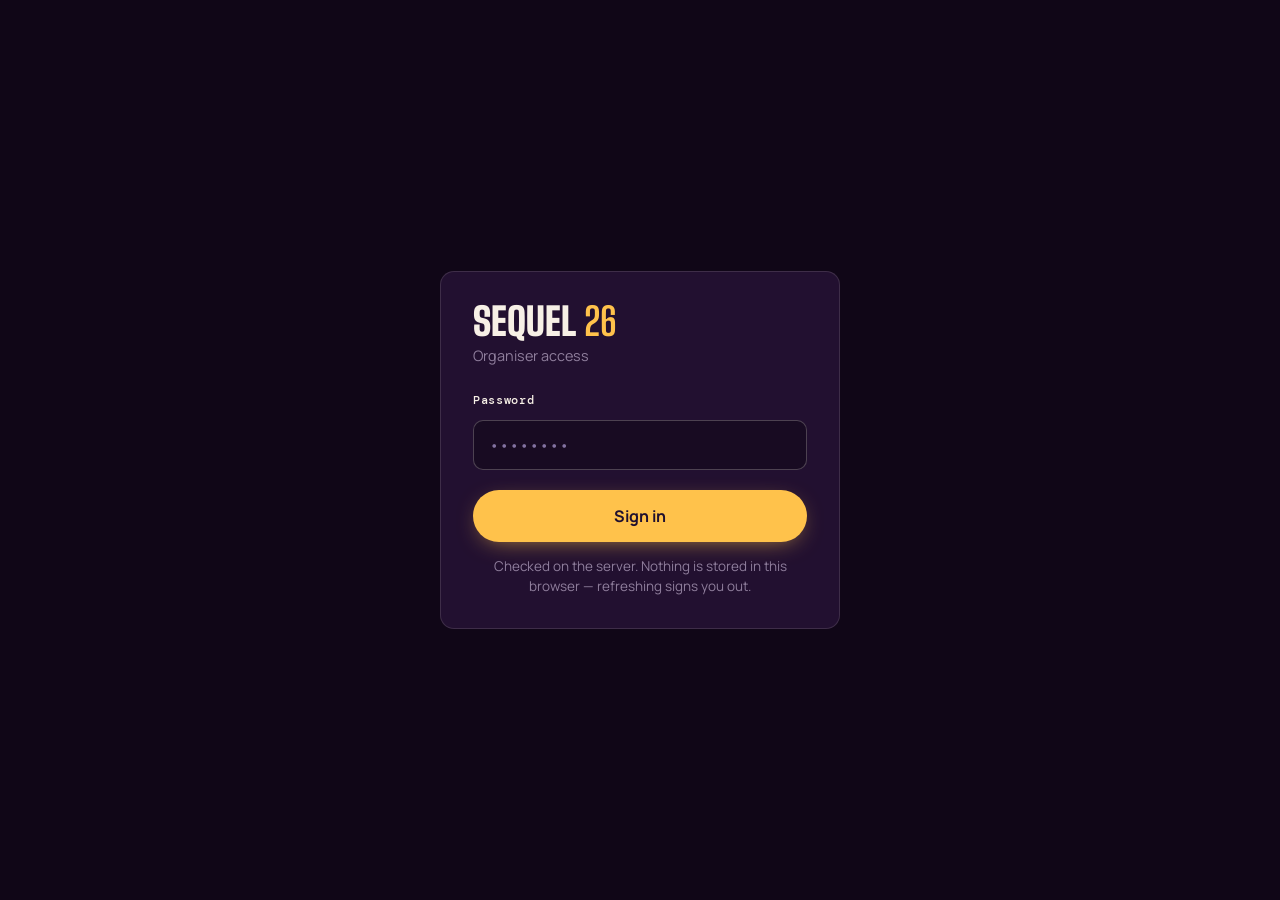
<file: admin.html>
<!DOCTYPE html>
<html lang="en">
<head>
<meta charset="utf-8">
<meta name="viewport" content="width=device-width, initial-scale=1, viewport-fit=cover">
<title>SEQUEL 26 — Admin</title>
<meta name="robots" content="noindex, nofollow">
<meta name="theme-color" content="#100617">
<link rel="icon" href="data:image/svg+xml,%3Csvg xmlns='http://www.w3.org/2000/svg' viewBox='0 0 32 32'%3E%3Crect width='32' height='32' rx='7' fill='%23100617'/%3E%3Ctext x='16' y='23' font-family='Arial' font-weight='900' font-size='16' fill='%23FFC24B' text-anchor='middle'%3EA%3C/text%3E%3C/svg%3E">
<link rel="stylesheet" href="style.css">

<style>
body{font-size:16px}
.wrap{max-width:1340px}
.bar{position:sticky;top:0;z-index:30;background:rgba(16,6,23,.94);
  backdrop-filter:blur(14px);-webkit-backdrop-filter:blur(14px);
  border-bottom:1px solid var(--line);padding:14px var(--gut);
  display:flex;align-items:center;justify-content:space-between;gap:16px;flex-wrap:wrap}
.bar h1{font-family:var(--disp);text-transform:uppercase;font-weight:900;font-size:1.5rem;
  margin:0;letter-spacing:.01em;display:flex;align-items:center;gap:11px}
.bar h1 b{color:var(--gold)}
.bar .tools{display:flex;gap:9px;flex-wrap:wrap;align-items:center}

/* login */
.gate{min-height:100svh;display:grid;place-items:center;padding:var(--gut)}
.gate .card{width:100%;max-width:400px;border:1px solid var(--line);border-radius:var(--r);
  background:var(--panel);padding:32px}
.gate h2{font-family:var(--disp);text-transform:uppercase;font-weight:900;font-size:2.4rem;
  line-height:.9;margin:0 0 6px}
.gate h2 b{color:var(--gold)}
.gate p.sub{margin:0 0 24px;color:var(--muted-2);font-size:.9rem}

/* stats */
.stats{display:grid;gap:10px;grid-template-columns:repeat(2,1fr);margin-bottom:22px}
@media(min-width:760px){.stats{grid-template-columns:repeat(5,1fr)}}
@media(min-width:760px){#mstats{grid-template-columns:repeat(auto-fit,minmax(170px,1fr))}}
.stat{border:1px solid var(--line);border-radius:12px;background:var(--panel);padding:16px 18px}
.stat dt{font-family:var(--mono);font-size:10.5px;letter-spacing:.14em;text-transform:uppercase;
  color:var(--muted-2);margin:0 0 6px}
.stat dd{margin:0;font-family:var(--disp);font-weight:900;font-size:2.1rem;line-height:1;color:var(--paper)}
.stat dd.gold{color:var(--gold)} .stat dd.ok{color:var(--ok)}
.stat small{display:block;font-family:var(--body);font-size:11.5px;color:var(--muted-2);margin-top:5px}

/* controls */
.controls{display:flex;gap:10px;flex-wrap:wrap;align-items:center;margin-bottom:16px}
.controls input[type=text]{max-width:320px}
.filters{display:flex;gap:7px;flex-wrap:wrap}

/* table */
.tablewrap{border:1px solid var(--line);border-radius:var(--r);overflow:auto;background:var(--panel)}
table{width:100%;border-collapse:collapse;font-size:14.5px;min-width:1080px}
thead th{position:sticky;top:0;background:var(--panel-2);text-align:left;
  font-family:var(--mono);font-size:10.5px;letter-spacing:.12em;text-transform:uppercase;
  color:var(--muted);font-weight:400;padding:13px 14px;white-space:nowrap;
  border-bottom:1px solid var(--line-2);z-index:2}
tbody td{padding:13px 14px;border-bottom:1px solid var(--line);vertical-align:middle}
tbody tr:hover{background:rgba(255,255,255,.028)}
tbody tr:last-child td{border-bottom:0}
td.nm{font-weight:600;white-space:nowrap}
td.mono{font-family:var(--mono);font-size:13px;color:var(--muted);white-space:nowrap}
td.code{font-family:var(--mono);font-size:13.5px;color:var(--gold);white-space:nowrap}
/* keep the action buttons reachable however wide the table gets */
td.act{white-space:nowrap;position:sticky;right:0;background:var(--panel);
  box-shadow:-10px 0 14px -10px rgba(0,0,0,.75)}
thead th:last-child{position:sticky;right:0;background:var(--panel-2);z-index:3;
  box-shadow:-10px 0 14px -10px rgba(0,0,0,.75)}
tbody tr:hover td.act{background:#261334}
td.act button{margin-right:6px}
.empty{padding:56px 24px;text-align:center;color:var(--muted-2)}

.foot-note{margin-top:16px;font-size:.85rem;color:var(--muted-2);line-height:1.6}
.foot-note code{font-family:var(--mono);background:rgba(0,0,0,.35);padding:2px 7px;border-radius:5px;font-size:.9em}

dialog{border:1px solid var(--line-2);border-radius:var(--r);background:var(--panel);
  color:var(--paper);padding:28px;max-width:400px;width:calc(100% - 40px)}
dialog::backdrop{background:rgba(5,2,9,.72)}
.mini.ok-btn{background:var(--ok-dim);box-shadow:inset 0 0 0 1px rgba(74,222,128,.5);color:#9CF0BC}
.mini.ok-btn:hover{box-shadow:inset 0 0 0 1px var(--ok)}
.mini.del-btn{color:#F0A3A3;box-shadow:inset 0 0 0 1px rgba(240,90,90,.4)}
.mini.del-btn:hover{box-shadow:inset 0 0 0 1px #F05A5A}
dialog h3{font-family:var(--disp);text-transform:uppercase;font-weight:800;font-size:1.7rem;margin:0 0 14px}

/* tier / payee pickers inside their dialogs */
#priceDlg{max-width:460px}
#tierSeg,#payeeSeg{margin-bottom:18px}
#payeeDlg{max-width:540px}
.autobox{margin-top:4px;padding:14px;border:1px solid var(--line);border-radius:10px;background:rgba(0,0,0,.2)}
.autobox .autohead{display:flex;align-items:center;gap:10px;cursor:pointer;font-size:15px;font-weight:600}
.autobox input[type=checkbox]{width:18px;height:18px;accent-color:var(--gold);margin:0}
.autobox input[type=number]{width:72px;display:inline-block;padding:5px 8px;font-size:14px;margin:0 2px;text-align:center}
.autobox .hint{font-size:.85rem;line-height:1.7}
#tierSeg button,#payeeSeg button{min-width:0;padding:13px 8px;font-size:1.05rem}
.mini.pause-on{background:var(--hot-dim);box-shadow:inset 0 0 0 1.5px var(--hot);color:var(--warn)}

/* tabs */
.tabs{display:flex;gap:8px;flex-wrap:wrap;margin-bottom:22px}
.tabs .mini{padding:11px 22px;font-size:.95rem}

/* Money tab */
.mcards{display:grid;gap:16px;grid-template-columns:1fr;margin-bottom:16px}
@media(min-width:1100px){.mcards{grid-template-columns:1fr 1fr}}
.mcard{border:1px solid var(--line);border-radius:var(--r);background:var(--panel);padding:18px;min-width:0}
.mcard h3{font-family:var(--disp);text-transform:uppercase;font-weight:800;font-size:1.3rem;margin:0 0 12px}
.mcard .cardhead{display:flex;justify-content:space-between;align-items:center;gap:10px;flex-wrap:wrap;margin-bottom:12px}
.mcard .cardhead h3{margin:0}
.mcard .tablewrap{background:rgba(0,0,0,.18)}
.money table{min-width:0;font-size:13.5px}
.money thead th{padding:11px 12px;letter-spacing:.08em}
.money tbody td,.money tfoot td{padding:11px 12px}
.money thead th:last-child{position:static;box-shadow:none}
.money th.num,.money td.num{text-align:right;font-family:var(--mono);white-space:nowrap}
.money td.num{font-size:13.5px}
.money td.neg{color:var(--warn)}
.money td.pos{color:var(--ok)}
.money tfoot td{font-weight:700;border-top:1px solid var(--line-2);border-bottom:0;background:rgba(0,0,0,.14);
  font-family:var(--mono);font-size:13.5px}
.money tfoot td:first-child{font-family:var(--body)}
.money .empty{padding:32px 20px}
.xform{display:grid;gap:10px 12px;grid-template-columns:repeat(2,minmax(0,1fr));grid-auto-flow:dense;
  align-items:end;margin-bottom:8px}
.xform .field{margin:0;min-width:0}
.xform .f-item,.xform .f-by,.xform .f-notes,.xform .btn{grid-column:1 / -1}
.xform .btn{padding-block:13px;white-space:nowrap}
@media(min-width:700px){
  .xform{grid-template-columns:148px minmax(0,1fr) 128px 150px}
  .xform .f-item,.xform .f-by{grid-column:auto}
  .xform .f-notes{grid-column:1 / 4}
  .xform .btn{grid-column:4}
}
@media(min-width:1200px){
  .xform{grid-template-columns:148px minmax(0,2fr) 128px 150px minmax(0,1.6fr) auto}
  .xform .f-notes,.xform .btn{grid-column:auto}
}
input[type=date]{width:100%;font-family:var(--body);font-size:16px;color:var(--paper);
  background:rgba(0,0,0,.28);border:1px solid var(--line-2);border-radius:10px;padding:12px 15px;
  color-scheme:dark;min-height:50px}
input[type=date]:focus{outline:none;border-color:var(--gold);background:rgba(0,0,0,.44);box-shadow:0 0 0 3px rgba(255,194,75,.16)}
.xdel{color:#F0A3A3;padding:6px 12px;font-size:12.5px}
</style>
</head>
<body>

<!-- ===== LOGIN ===== -->
<div class="gate" id="gate">
  <div class="card">
    <h2>Sequel <b>26</b></h2>
    <p class="sub">Organiser access</p>
    <div class="field">
      <label for="pw">Password</label>
      <input type="password" id="pw" autocomplete="current-password" placeholder="••••••••">
      <div class="err hidden"></div>
    </div>
    <button type="button" class="btn wide" id="loginBtn">Sign in</button>
    <p class="hint" style="text-align:center;margin-top:14px">
      Checked on the server. Nothing is stored in this browser — refreshing signs you out.
    </p>
  </div>
</div>

<!-- ===== PANEL ===== -->
<div class="hidden" id="panel">
  <div class="bar">
    <h1>Sequel <b>26</b> <span style="font-family:var(--mono);font-size:11px;letter-spacing:.14em;color:var(--muted-2)">ADMIN</span></h1>
    <div class="tools">
      <button type="button" class="mini" id="priceBtn">Ticket price</button>
      <button type="button" class="mini" id="payeeBtn">Collecting</button>
      <button type="button" class="mini" id="pauseBtn">Pause entries</button>
      <button type="button" class="mini" id="csvBtn">Export CSV</button>
      <button type="button" class="mini" id="refreshBtn">Refresh</button>
      <button type="button" class="mini" id="outBtn">Sign out</button>
    </div>
  </div>

  <div class="wrap" style="padding-block:26px 60px">

    <div class="notice warn hidden" id="pausedBanner" style="margin:0 0 20px">
      <b>Registrations are paused.</b>
      <p id="pausedBannerMsg"></p>
      <p style="color:var(--muted-2)">New sign-ups are blocked and the payment QR is off the site.
      Anyone who already paid can still submit their reference, and paid students can still open their pass.</p>
    </div>

    <div class="notice warn hidden" id="fullBanner" style="margin:0 0 20px">
      <b>Registrations are closed — this batch is full.</b>
      <p id="fullBannerMsg"></p>
      <p style="color:var(--muted-2)">Auto-collect reached its total. New sign-ups are refused; everyone already
      registered can still come back and pay. When you are ready for the next batch (change the tier first if
      you want), reopen — that also starts a fresh round of counts.</p>
      <div class="row" style="display:flex;gap:9px;flex-wrap:wrap;margin-top:12px">
        <button type="button" class="mini ok-btn" id="reopenBtn">Reopen registrations</button>
      </div>
    </div>

    <div class="notice bad hidden" id="dupeBanner" style="margin:0 0 20px">
      <b>Duplicate roll numbers</b>
      <p id="dupeList"></p>
      <p style="color:var(--muted-2)">The site now refuses a roll number that is already registered under another
      email, but these rows predate that rule. Delete the stale one (usually the unpaid row with the
      typo'd email) so the student isn't blocked or charged twice.</p>
    </div>

    <div class="tabs">
      <button type="button" class="mini on" aria-pressed="true" data-tab="regs">Registrations</button>
      <button type="button" class="mini" aria-pressed="false" data-tab="money">Money</button>
    </div>

    <div id="tab-regs">
    <dl class="stats" id="stats"></dl>

    <div class="controls">
      <input type="text" id="q" placeholder="Search name, roll, code, phone or email…" autocomplete="off">
      <span class="hint" id="updatedAt" style="margin:0;white-space:nowrap"></span>
      <div class="filters" id="filters">
        <button type="button" class="mini on" data-f="verify">To verify</button>
        <button type="button" class="mini" data-f="all">All</button>
        <button type="button" class="mini" data-f="paid">Paid</button>
        <button type="button" class="mini" data-f="unpaid">No payment</button>
        <button type="button" class="mini" data-f="rejected">Rejected</button>
        <button type="button" class="mini" data-f="notin">Not in yet</button>
      </div>
    </div>

    <div class="tablewrap">
      <table>
        <thead><tr>
          <th>Name</th><th>Batch</th><th>Roll</th><th>WhatsApp</th><th>Email</th>
          <th>Status</th><th>UPI ref</th><th>Proof</th><th>Code</th><th>Amount</th><th>Paid to</th><th>Actions</th>
        </tr></thead>
        <tbody id="rows"></tbody>
      </table>
      <div class="empty hidden" id="empty">Nothing here yet.</div>
    </div>

    <p class="foot-note">
      <b>To verify a payment:</b> check the row's <code>Paid to</code> column, open <b>that
      person's</b> UPI or bank app, find the transaction with that reference number, check
      the amount matches, then hit <code>Approve</code>. The pass code is
      issued and the student is emailed automatically. <code>Reject</code> emails them too, with your reason.<br>
      <b>On the night:</b> switch to <code>Paid</code>, search a name or pass code, hit <code>Check in</code>.
    </p>
    </div><!-- /tab-regs -->

    <div id="tab-money" class="money hidden">
      <dl class="stats" id="mstats"></dl>

      <div class="mcards">
        <div class="mcard">
          <h3>By account</h3>
          <div class="tablewrap">
            <table>
              <thead><tr><th>Account</th><th class="num">Collected</th><th class="num">Verifying</th><th class="num">Spent</th><th class="num">In hand</th></tr></thead>
              <tbody id="byAcct"></tbody>
              <tfoot id="byAcctFoot"></tfoot>
            </table>
          </div>
          <p class="hint" style="margin:10px 0 0">Collected = approved passes. Verifying = references submitted, not yet
          approved. In hand = collected minus expenses paid from that account.</p>
        </div>
        <div class="mcard">
          <h3>By pass price</h3>
          <div class="tablewrap">
            <table>
              <thead><tr><th>Price</th><th>Tier</th><th class="num">Paid</th><th class="num">Verifying</th><th class="num">Collected</th></tr></thead>
              <tbody id="byTier"></tbody>
              <tfoot id="byTierFoot"></tfoot>
            </table>
          </div>
        </div>
      </div>

      <div class="mcard">
        <div class="cardhead">
          <h3>Expenses</h3>
          <button type="button" class="mini" id="xcsvBtn">Export CSV</button>
        </div>
        <form class="xform" id="xform" autocomplete="off">
          <div class="field f-date"><label for="xdate">Date</label><input type="date" id="xdate" required></div>
          <div class="field f-item"><label for="xitem">What for</label><input type="text" id="xitem" maxlength="120" placeholder="e.g. DJ advance, decor, printing" required></div>
          <div class="field f-amt"><label for="xamt">Amount ₹</label><input type="number" id="xamt" min="1" step="any" inputmode="decimal" placeholder="0" required></div>
          <div class="field f-by"><label for="xby">Paid by</label><select id="xby"></select></div>
          <div class="field f-notes"><label for="xnotes">Notes</label><input type="text" id="xnotes" maxlength="300" placeholder="optional"></div>
          <button type="submit" class="btn" id="xadd">Add expense</button>
        </form>
        <div class="err hidden" id="xerr" style="margin:0 0 12px"></div>
        <div class="tablewrap">
          <table>
            <thead><tr><th>Date</th><th>What for</th><th class="num">Amount</th><th>Paid by</th><th>Notes</th><th></th></tr></thead>
            <tbody id="xrows"></tbody>
            <tfoot id="xfoot"></tfoot>
          </table>
          <div class="empty hidden" id="xempty">No expenses logged yet. Add the first one above.</div>
        </div>
        <p class="hint" style="margin:10px 0 0">Saved to the <b>Expenses</b> tab of the registrations spreadsheet.</p>
      </div>
    </div><!-- /tab-money -->
  </div>
</div>

<dialog id="priceDlg">
  <h3>Price tier</h3>
  <div class="seg" id="tierSeg"></div>
  <div class="field">
    <label for="newPrice">Amount in rupees</label>
    <input type="number" id="newPrice" min="1" max="100000" step="1">
    <div class="err hidden"></div>
  </div>
  <p class="hint" style="margin-bottom:18px">
    Applies to everyone who registers from now on — passes already issued keep the amount
    they paid. Each tier shows its own bank-signed QR on the site; a custom amount falls
    back to a live-generated QR. Tip: pause entries while you switch, then resume.
  </p>
  <div style="display:flex;gap:10px">
    <button type="button" class="btn" id="savePrice">Save</button>
    <button type="button" class="btn ghost" id="cancelPrice">Cancel</button>
  </div>
</dialog>

<dialog id="payeeDlg">
  <h3>Who collects payments</h3>
  <div class="seg" id="payeeSeg"></div>
  <p class="hint" style="margin:-8px 0 14px">
    Pick one by hand — the site's QR, UPI ID and pay button switch for everyone who registers
    from now on — or let the site rotate through them in this order. Anyone already registered
    keeps the account they were first shown (they may have paid it already). Each row records
    who it paid; verify against that person's account.
  </p>
  <div class="autobox">
    <label class="autohead" for="autoOn"><input type="checkbox" id="autoOn"> Rotate automatically</label>
    <p class="hint" style="margin:8px 0 10px">
      Hands the accounts out in the order above,
      <input type="number" id="autoPer" min="1" max="1000" step="1"> paid entries each, and closes new
      registrations once <input type="number" id="autoTotal" min="1" max="10000" step="1"> have paid in total.
      An entry counts when its UPI reference is submitted (or you mark it paid); registrations still
      awaiting payment only count as pending. Anyone already registered can still pay after the close.
      Picking an account by hand switches this off.
    </p>
    <div class="field" style="margin:0 0 10px">
      <label for="autoMsg">Message shown on the site once closed</label>
      <textarea id="autoMsg" rows="2" maxlength="300"
        placeholder="Early bird registrations are closed — this batch is full. Regular entries will open soon."></textarea>
    </div>
    <p class="hint" id="autoProgress" style="margin:0"></p>
  </div>
  <div style="display:flex;gap:10px;flex-wrap:wrap;margin-top:18px">
    <button type="button" class="btn" id="savePayee">Save</button>
    <button type="button" class="btn ghost hidden" id="autoRestart">Restart count</button>
    <button type="button" class="btn ghost" id="cancelPayee">Cancel</button>
  </div>
</dialog>

<dialog id="pauseDlg">
  <h3 id="pauseTitle">Pause entries</h3>
  <p class="hint" style="margin:0 0 16px">
    Blocks new registrations and takes the payment QR off the site, showing your message
    instead. Anyone who has already paid can still submit their reference number, and paid
    students can still open their pass.
  </p>
  <div class="field">
    <label for="pauseText">Message shown to students</label>
    <textarea id="pauseText" maxlength="300" rows="3"
      placeholder="e.g. Early bird is done — the next batch of passes opens at 6 pm."></textarea>
    <span class="hint">Leave it empty for the default: "Registrations are paused for a moment while we update things. Check back shortly."</span>
  </div>
  <div style="display:flex;gap:10px;flex-wrap:wrap">
    <button type="button" class="btn" id="pauseGo">Pause entries</button>
    <button type="button" class="btn ghost hidden" id="pauseSaveMsg">Update message</button>
    <button type="button" class="btn ghost" id="pauseCancel">Cancel</button>
  </div>
</dialog>

<script>
/* =====================================================================
   CONFIG — paste the same Apps Script URL you used in index.html
   ===================================================================== */
const CONFIG = {
  endpoint: "https://script.google.com/macros/s/AKfycbwLu5ZA85qBd3rBX5ZO3VoRMcYPBISVjdp-BiBF479m2wUdwtIO6K-hjUZ8pTxRdMlY/exec"
};

const $  = (s,r=document)=>r.querySelector(s);
const $$ = (s,r=document)=>[...r.querySelectorAll(s)];
const esc = s=>String(s==null?"":s).replace(/[&<>"]/g,c=>({"&":"&amp;","<":"&lt;",">":"&gt;",'"':"&quot;"}[c]));
const rupees = n => "₹" + Number(n||0).toLocaleString("en-IN");

/* The password lives in memory only — never in localStorage, never in the URL. */
let PW = "";
let ROWS = [];
let PRICE = 0;
let PAUSED = false;
let PAUSEMSG = "";
let FULL = false;           // auto-collect closed the batch (new registrations refused)
let FULLMSG = "";
let SEEN = null;            // emails seen on the previous load — new ones get a "new" pill
let EXP = [];               // expense log from the server (Money tab)
let refreshTimer = null;
let filter = "verify";
const ST = { STARTED:"Awaiting payment", CLAIMED:"Verifying", PAID:"Paid", REJECTED:"Rejected" };

/* Price tiers — keep labels in sync with TIERS in index.html, where each
   tier also names its bank-signed QR image. */
const TIERS = [
  { price: 800,  label: "Early bird"     },
  { price: 1000, label: "Regular"        },
  { price: 700,  label: "Late bird"      },
  { price: 1200, label: "Very late bird" }
];
const tierLabel = p => {
  const t = TIERS.find(t => t.price === Number(p));
  return t ? t.label : "Custom";
};

/* Payment collectors — keep ids in sync with PAYEES in index.html (which also
   holds each one's UPI ID and QR images) and PAYEE_IDS in apps-script.gs.
   Rows with an empty payee predate the column: they all collected to Jeet. */
const PAYEES = [
  { id: "jeet",      label: "Jeet"      },
  { id: "anshika",   label: "Anshika"   },
  { id: "niveditha", label: "Niveditha" }
];
let PAYEE_ID = "jeet";
let AUTO = null;            // auto-collect state from the server, null = off / old backend
const payeeLabel = id => {
  const p = PAYEES.find(p => p.id === String(id || "jeet"));
  return p ? p.label : String(id);
};

/* Apps Script now and then answers with an HTML error page instead of JSON,
   or drops a request outright (especially in the minute after a redeploy).
   Retry twice with a short backoff, and never hang on one attempt. */
async function api(payload){
  let lastErr = null;
  for(let attempt = 0; attempt < 3; attempt++){
    if(attempt) await new Promise(r=>setTimeout(r, 1500 * attempt));
    const ctrl = new AbortController();
    const timer = setTimeout(()=>ctrl.abort(), 40000);
    try{
      const res = await fetch(CONFIG.endpoint, {
        method:"POST",
        headers:{"Content-Type":"text/plain;charset=utf-8"},
        body: JSON.stringify({...payload, password: PW}),
        signal: ctrl.signal
      });
      const text = await res.text();
      try{ return JSON.parse(text); }
      catch(e){ lastErr = new Error("Google returned an error page (HTTP " + res.status + ") — try again"); }
    }catch(err){ lastErr = err; }
    finally{ clearTimeout(timer); }
  }
  throw lastErr;
}

/* ---------- login ---------- */
$("#pw").addEventListener("keydown", e=>{ if(e.key==="Enter") login(); });
$("#loginBtn").addEventListener("click", login);

function gateError(msg){
  const f = $("#pw").closest(".field");
  f.classList.add("invalid");
  const b = $(".err", f); b.textContent = msg; b.classList.remove("hidden");
}

async function login(){
  const v = $("#pw").value;
  if(!v) return gateError("Enter the password.");
  if(CONFIG.endpoint.indexOf("PASTE_YOUR") === 0)
    return gateError("Not connected — paste the Apps Script URL into admin.html.");

  const b = $("#loginBtn");
  b.disabled = true; b.innerHTML = '<i class="spin"></i>Checking…';
  PW = v;
  try{
    const r = await api({action:"adminLogin"});
    if(r.ok){
      $("#gate").classList.add("hidden");
      $("#panel").classList.remove("hidden");
      $("#pw").value = "";
      if(r.rows) applyList(r);            // the new backend signs in and lists in one go
      else await load();                  // older backend: fetch the list separately
      startAutoRefresh();
    }else{ PW=""; gateError(r.error || "Wrong password."); }
  }catch(err){ PW=""; gateError("Couldn't reach the server."); }
  finally{ b.disabled=false; b.textContent="Sign in"; }
}

$("#outBtn").addEventListener("click", ()=>{
  clearInterval(refreshTimer); refreshTimer = null; SEEN = null; document.title = "SEQUEL 26 — Admin";
  PW=""; ROWS=[]; EXP=[];
  showTab("regs");
  $("#panel").classList.add("hidden");
  $("#gate").classList.remove("hidden");
});

/* ---------- load ---------- */
$("#refreshBtn").addEventListener("click", load);

async function load(){
  const b = $("#refreshBtn");
  b.disabled = true; b.innerHTML = '<i class="spin"></i>Loading…';
  try{
    const r = await api({action:"adminList"});
    if(!r.ok) throw new Error(r.error || "Failed");
    applyList(r);
  }catch(err){
    $("#empty").textContent = "Couldn't load: " + err.message;
    $("#empty").classList.remove("hidden");
  }finally{ b.disabled=false; b.textContent="Refresh"; }
}

/* The panel keeps itself current: every minute while visible, and the moment
   the tab is brought back to the front. No reload, no password re-entry. */
function startAutoRefresh(){
  clearInterval(refreshTimer);
  refreshTimer = setInterval(()=>{
    if(document.visibilityState === "visible" && PW && !$("dialog[open]")) load();
  }, 60000);
}
document.addEventListener("visibilitychange", ()=>{
  if(document.visibilityState === "visible" && PW && !$("dialog[open]")) load();
});

function applyList(r){
  const rows = r.rows || [];
  if(SEEN){ rows.forEach(x=>{ x._new = !SEEN.has(x.email); }); }   // first load: nothing is "new"
  SEEN = new Set(rows.map(x=>x.email));
  ROWS = rows; PRICE = r.price || 0;
  if(Array.isArray(r.expenses)) EXP = r.expenses;
  PAYEE_ID = r.payee || "jeet";
  AUTO = r.auto || null;
  FULL = !!r.full; FULLMSG = r.fullMsg || "";
  PAUSED = !!r.paused; PAUSEMSG = r.pauseMsg || "";
  render();
  const toVerify = ROWS.filter(x=>x.status===ST.CLAIMED).length;
  document.title = (toVerify ? "(" + toVerify + ") " : "") + "SEQUEL 26 — Admin";
  $("#updatedAt").textContent = "Updated " + new Date().toLocaleTimeString("en-IN",{hour:"2-digit",minute:"2-digit",second:"2-digit"}) + " · refreshes every minute";
}

/* ---------- render ---------- */
function stats(){
  const paid   = ROWS.filter(r=>r.status===ST.PAID);
  const verify = ROWS.filter(r=>r.status===ST.CLAIMED);
  const nopay  = ROWS.filter(r=>r.status===ST.STARTED);
  const inn    = paid.filter(r=>r.checkedIn);
  const b1     = paid.filter(r=>r.batch==="BMS-01").length;
  const b2     = paid.filter(r=>r.batch==="BMS-02").length;
  const rev    = paid.reduce((s,r)=>s+Number(r.amount||0),0);
  const perPayee = PAYEES.map(p=>{
    const sum = paid.filter(r=>String(r.payee||"jeet")===p.id)
                    .reduce((s,r)=>s+Number(r.amount||0),0);
    return p.label + " " + rupees(sum);
  }).join(" · ");

  $("#stats").innerHTML = `
    <div class="stat"><dt>To verify</dt><dd class="${verify.length?"gold":""}">${verify.length}</dd><small>waiting on you</small></div>
    <div class="stat"><dt>Paid</dt><dd class="ok">${paid.length}</dd><small>${b1} BMS-01 · ${b2} BMS-02</small></div>
    <div class="stat"><dt>Collected</dt><dd class="gold">${rupees(rev)}</dd><small>${perPayee}</small></div>
    <div class="stat"><dt>No payment</dt><dd>${nopay.length}</dd><small>started, never paid</small></div>
    <div class="stat"><dt>Checked in</dt><dd>${inn.length}</dd><small>of ${paid.length} expected</small></div>`;
}

function visible(){
  const q = $("#q").value.trim().toLowerCase();
  return ROWS.filter(r=>{
    if(filter==="verify"   && r.status!==ST.CLAIMED) return false;
    if(filter==="paid"     && r.status!==ST.PAID) return false;
    if(filter==="unpaid"   && r.status!==ST.STARTED) return false;
    if(filter==="rejected" && r.status!==ST.REJECTED) return false;
    if(filter==="notin"    && (r.checkedIn || r.status!==ST.PAID)) return false;
    if(!q) return true;
    return [r.name,r.roll,r.code,r.phone,r.email,r.utr].join(" ").toLowerCase().includes(q);
  });
}

function pillFor(st){
  if(st===ST.PAID)     return '<span class="pill paid">Paid</span>';
  if(st===ST.CLAIMED)  return '<span class="pill pending">Verify</span>';
  if(st===ST.REJECTED) return '<span class="pill failed">Rejected</span>';
  return '<span class="pill">No payment</span>';
}

function paintControls(){
  $("#priceBtn").textContent = PRICE ? rupees(PRICE) + " · " + tierLabel(PRICE) : "Ticket price";
  const autoOn = !!(AUTO && AUTO.on);
  $("#payeeBtn").textContent = autoOn
    ? "Auto · " + payeeLabel(AUTO.current) + " " + (AUTO.counts[AUTO.current]||0) + "/" + AUTO.per
      + " · " + AUTO.paid + "/" + AUTO.total + " paid"
    : "Collecting · " + payeeLabel(PAYEE_ID);
  $("#payeeBtn").classList.toggle("on", autoOn);
  $("#pauseBtn").textContent = PAUSED ? "Paused — resume" : "Pause entries";
  $("#pauseBtn").classList.toggle("pause-on", PAUSED);
  $("#pausedBanner").classList.toggle("hidden", !PAUSED);
  $("#pausedBannerMsg").textContent = PAUSEMSG
    ? 'Site message: "' + PAUSEMSG + '"'
    : "No custom message set — the site shows the default text.";
  $("#fullBanner").classList.toggle("hidden", !FULL);
  $("#fullBannerMsg").textContent = FULLMSG
    ? 'Site message: "' + FULLMSG + '"'
    : "No custom message set — the site shows the default text.";

  const byRoll = {};
  ROWS.forEach(r=>{ const k=String(r.roll||"").trim().toUpperCase(); if(k) (byRoll[k]=byRoll[k]||[]).push(r); });
  const dupes = Object.entries(byRoll).filter(([,rs])=>rs.length>1);
  $("#dupeBanner").classList.toggle("hidden", !dupes.length);
  $("#dupeList").innerHTML = dupes.map(([roll,rs])=>
    `<b style="display:inline">${esc(roll)}</b> — ` + rs.map(r=>`${esc(r.email)} (${esc(r.status)})`).join(", ")
  ).join("<br>");
}

function render(){
  stats();
  paintControls();
  renderMoney();
  const list = visible();
  $("#empty").classList.toggle("hidden", list.length>0);
  if(!list.length){
    $("#rows").innerHTML = "";
    $("#empty").textContent = filter==="verify" ? "Nothing waiting. All caught up." : "No matches.";
    return;
  }

  $("#rows").innerHTML = list.map(r=>{
    const proof = r.shot ? `<a class="mini" href="${esc(r.shot)}" target="_blank" rel="noopener">View</a>` : "—";
    let actions = "";
    if(r.status===ST.CLAIMED){
      actions = `<button type="button" class="mini ok-btn" data-row="${r.row}" data-do="approve">Approve</button>`
              + `<button type="button" class="mini" data-row="${r.row}" data-do="reject">Reject</button>`;
    }else if(r.status===ST.PAID){
      actions = `<button type="button" class="mini${r.checkedIn?" on":""}" data-row="${r.row}" data-do="checkedIn">${r.checkedIn?"Undo":"Check in"}</button>`;
    }else{
      actions = `<button type="button" class="mini" data-row="${r.row}" data-do="approve">Mark paid</button>`;
    }
    actions += `<button type="button" class="mini del-btn" data-row="${r.row}" data-do="delete">Delete</button>`;
    return `<tr>
      <td class="nm">${esc(r.name)} ${r._new?'<span class="pill pending">new</span>':""}${r.checkedIn?'<span class="pill in">In</span>':""}</td>
      <td class="mono">${esc(r.batch)}</td>
      <td class="mono">${esc(r.roll)}</td>
      <td class="mono">${esc(r.phone)}</td>
      <td class="mono">${esc(r.email)}</td>
      <td>${pillFor(r.status)}</td>
      <td class="mono">${esc(r.utr) || "—"}</td>
      <td>${proof}</td>
      <td class="code">${esc(r.code) || "—"}</td>
      <td class="mono">${r.amount ? rupees(r.amount) : "—"}${/CHECK:/.test(r.notes||"") ? ` <span class="pill failed" title="${esc(r.notes)}">check</span>` : ""}</td>
      <td class="mono">${esc(payeeLabel(r.payee))}</td>
      <td class="act">${actions}</td></tr>`;
  }).join("");
}

$("#q").addEventListener("input", render);
$$("#filters button").forEach(b=>b.addEventListener("click", ()=>{
  filter = b.dataset.f;
  $$("#filters button").forEach(x=>x.classList.toggle("on", x===b));
  render();
}));

/* ---------- row actions ---------- */
$("#rows").addEventListener("click", async e=>{
  const btn = e.target.closest("button[data-do]");
  if(!btn) return;
  const what = btn.dataset.do;
  const row  = Number(btn.dataset.row);
  const rec  = ROWS.find(r=>r.row===row) || {};
  let payload;

  if(what === "approve"){
    const msg = rec.status===ST.CLAIMED
      ? `Approve this payment?\n\n${rec.name}\nUPI ref: ${rec.utr}\nAmount: ${rupees(rec.amount)} · ${payeeLabel(rec.payee)}${/CHECK:/.test(rec.notes||"") ? "\n\n!! " + rec.notes : ""}\n\nCheck it in that person's bank app first. This issues a pass code and emails them.`
      : `No UPI reference on file for ${rec.name}.\n\nOnly do this for cash or a payment you took another way. It issues a pass code and emails them.`;
    if(!confirm(msg)) return;
    payload = {action:"adminDecide", row, decision:"approve",
               method: rec.status===ST.CLAIMED ? "" : "Paid outside UPI"};
  }else if(what === "reject"){
    const reason = prompt("Reject this payment. What should we tell them?",
                          "We couldn't find a payment with that reference number.");
    if(reason === null) return;
    payload = {action:"adminDecide", row, decision:"reject", reason};
  }else if(what === "delete"){
    if(!confirm(`Delete this registration completely?\n\n${rec.name} — ${rec.email}\nStatus: ${rec.status}\n\nThe row is removed from the sheet. No email is sent, nothing is refunded, and there is no undo.`)) return;
    payload = {action:"adminDelete", row, email: rec.email};
  }else{
    payload = {action:"adminUpdate", row, field:"checkedIn"};
  }

  btn.disabled = true;
  const was = btn.textContent;
  btn.innerHTML = '<i class="spin"></i>';
  try{
    const r = await api(payload);
    if(!r.ok) alert(r.error || "Failed");
    await load();
  }catch(err){
    alert("Couldn't reach the server.");
    btn.disabled = false; btn.textContent = was;
  }
});

/* ---------- price ---------- */
$("#tierSeg").innerHTML = TIERS.map(t =>
  `<button type="button" data-p="${t.price}" aria-pressed="false">${esc(t.label)}<small>${rupees(t.price)}</small></button>`
).join("");

function markTier(p){
  $$("#tierSeg button").forEach(b =>
    b.setAttribute("aria-pressed", String(Number(b.dataset.p) === Number(p))));
}
$$("#tierSeg button").forEach(b => b.addEventListener("click", ()=>{
  $("#newPrice").value = b.dataset.p;
  markTier(b.dataset.p);
}));
$("#newPrice").addEventListener("input", ()=>markTier($("#newPrice").value));

$("#priceBtn").addEventListener("click", ()=>{
  $("#newPrice").value = PRICE;
  markTier(PRICE);
  $(".err", $("#newPrice").closest(".field")).classList.add("hidden");
  $("#priceDlg").showModal();
});
$("#cancelPrice").addEventListener("click", ()=>$("#priceDlg").close());
$("#savePrice").addEventListener("click", async ()=>{
  const p = parseInt($("#newPrice").value, 10);
  const f = $("#newPrice").closest(".field");
  if(!p || p < 1){
    f.classList.add("invalid");
    const b=$(".err",f); b.textContent="Enter a valid amount."; b.classList.remove("hidden");
    return;
  }
  const btn = $("#savePrice");
  btn.disabled = true; btn.innerHTML = '<i class="spin"></i>Saving…';
  try{
    const r = await api({action:"adminSetPrice", price:p});
    if(r.ok){ PRICE=r.price; $("#priceDlg").close(); render(); }
    else{
      f.classList.add("invalid");
      const b=$(".err",f); b.textContent=r.error||"Failed."; b.classList.remove("hidden");
    }
  }finally{ btn.disabled=false; btn.textContent="Save"; }
});

/* ---------- payee ---------- */
$("#payeeSeg").innerHTML = PAYEES.map(p =>
  `<button type="button" data-id="${p.id}" aria-pressed="false">${esc(p.label)}</button>`
).join("");

let pickedPayee = "jeet";
function markPayee(id){
  pickedPayee = id;
  $$("#payeeSeg button").forEach(b =>
    b.setAttribute("aria-pressed", String(b.dataset.id === id)));
}
$$("#payeeSeg button").forEach(b => b.addEventListener("click", ()=>{
  markPayee(b.dataset.id);
  $("#autoOn").checked = false;          // a hand-picked account means: not auto
}));

function paintAutoProgress(){
  const a = AUTO;
  if(!(a && a.on)){ $("#autoProgress").textContent = "Off — the account picked above collects everything."; return; }
  const since = a.since ? new Date(a.since).toLocaleString("en-IN",{day:"numeric",month:"short",hour:"2-digit",minute:"2-digit"}) : "";
  const sums = a.sums || {}, pend = a.pending || {};
  $("#autoProgress").textContent = "This round: " + PAYEES.map(p =>
      p.label + " " + (a.counts[p.id]||0) + "/" + a.per + " paid (" + rupees(sums[p.id]||0) + ")"
      + ((pend[p.id]||0) ? " + " + pend[p.id] + " unpaid" : "")
    ).join(" · ")
    + " — " + a.paid + " of " + a.total + " paid, " + rupees(a.collected||0) + (since ? ", since " + since : "") + ".";
}

$("#payeeBtn").addEventListener("click", ()=>{
  const a = AUTO || {};
  markPayee(a.on ? a.current : PAYEE_ID);
  $("#autoOn").checked   = !!a.on;
  $("#autoPer").value    = a.per   || 15;
  $("#autoTotal").value  = a.total || 45;
  $("#autoMsg").value    = a.message || "";
  $("#autoRestart").classList.toggle("hidden", !a.on);
  paintAutoProgress();
  $("#payeeDlg").showModal();
});
$("#cancelPayee").addEventListener("click", ()=>$("#payeeDlg").close());

function autoPayload(extra){
  return Object.assign({action:"adminSetAuto", on:true,
    per: parseInt($("#autoPer").value, 10), total: parseInt($("#autoTotal").value, 10),
    message: $("#autoMsg").value.trim()}, extra || {});
}
async function savePayeeDialog(btn, payload){
  const was = btn.textContent;
  btn.disabled = true; btn.innerHTML = '<i class="spin"></i>Saving…';
  try{
    const r = await api(payload);
    if(r.ok){
      if(r.auto !== undefined) AUTO = r.auto;
      if(r.payee) PAYEE_ID = r.payee;
      $("#payeeDlg").close(); await load();
    }else alert(r.error || "Failed");
  }catch(err){ alert("Couldn't reach the server."); }
  finally{ btn.disabled=false; btn.textContent=was; }
}
$("#savePayee").addEventListener("click", e=>{
  savePayeeDialog(e.target, $("#autoOn").checked ? autoPayload() : {action:"adminSetPayee", payee: pickedPayee});
});
$("#reopenBtn").addEventListener("click", async e=>{
  if(!confirm("Reopen registrations now? Counts reset and collection starts again from " + PAYEES[0].label + " (if auto-collect is on).")) return;
  const btn = e.target; btn.disabled = true; btn.innerHTML = '<i class="spin"></i>';
  try{
    const r = await api({action:"adminSetFull", full:false});
    if(r.ok){ FULL = false; if(r.auto) AUTO = r.auto; await load(); }
    else alert(r.error || "Failed");
  }catch(err){ alert("Couldn't reach the server."); }
  finally{ btn.disabled = false; btn.textContent = "Reopen registrations"; }
});

$("#autoRestart").addEventListener("click", e=>{
  if(!confirm("Start a new round now?\n\nEvery account's count goes back to 0 and collection starts again from " + PAYEES[0].label + ". The site is not un-paused by this — use Pause entries for that.")) return;
  savePayeeDialog(e.target, autoPayload({restart:true}));
});

/* ---------- pause ---------- */
$("#pauseBtn").addEventListener("click", ()=>{
  $("#pauseText").value = PAUSEMSG;
  $("#pauseTitle").textContent = PAUSED ? "Entries are paused" : "Pause entries";
  $("#pauseGo").textContent    = PAUSED ? "Resume entries"    : "Pause entries";
  $("#pauseSaveMsg").classList.toggle("hidden", !PAUSED);
  $("#pauseDlg").showModal();
});
$("#pauseCancel").addEventListener("click", ()=>$("#pauseDlg").close());

async function sendPause(btn, on){
  const was = btn.textContent;
  btn.disabled = true; btn.innerHTML = '<i class="spin"></i>Saving…';
  try{
    const r = await api({action:"adminSetPause", paused:on, message: $("#pauseText").value.trim()});
    if(r.ok){
      PAUSED = r.paused; PAUSEMSG = r.pauseMsg || "";
      $("#pauseDlg").close(); render();
    }else alert(r.error || "Failed");
  }catch(err){ alert("Couldn't reach the server."); }
  finally{ btn.disabled=false; btn.textContent=was; }
}
$("#pauseGo").addEventListener("click", e=>sendPause(e.target, !PAUSED));
$("#pauseSaveMsg").addEventListener("click", e=>sendPause(e.target, true));

/* ---------- tabs ---------- */
function showTab(t){
  $$(".tabs button").forEach(b=>{
    const on = b.dataset.tab === t;
    b.classList.toggle("on", on); b.setAttribute("aria-pressed", String(on));
  });
  $("#tab-regs").classList.toggle("hidden", t !== "regs");
  $("#tab-money").classList.toggle("hidden", t !== "money");
  if(t === "money") freshDate();
}
$$(".tabs button").forEach(b=>b.addEventListener("click", ()=>showTab(b.dataset.tab)));

/* ---------- Money tab ---------- */
const ACCOUNTS = PAYEES.concat([{ id:"other", label:"Other / cash" }]);
const rowAcct = id => PAYEES.some(p=>p.id===String(id||"")) ? String(id) : "jeet";     // as normPayee() on the server
const acctId  = id => ACCOUNTS.some(a=>a.id===String(id||"")) ? String(id) : "other";  // expenses: who paid
const acctLabel = id => (ACCOUNTS.find(a=>a.id===acctId(id)) || {}).label || String(id);
const signed = n => (n < 0 ? "−" : "") + rupees(Math.abs(n));
const sum = xs => xs.reduce((s,r)=>s+Number(r.amount||0),0);
const num = n => Number(n||0);
function todayISO(){
  const d = new Date();
  return d.getFullYear()+"-"+String(d.getMonth()+1).padStart(2,"0")+"-"+String(d.getDate()).padStart(2,"0");
}
function dayLabel(s){
  const m = String(s||"").match(/^(\d{4})-(\d{2})-(\d{2})$/);
  if(!m) return esc(s);
  return new Date(+m[1], +m[2]-1, +m[3]).toLocaleDateString("en-IN",{day:"numeric",month:"short",year:"numeric"});
}

$("#xby").innerHTML = ACCOUNTS.map(a=>`<option value="${a.id}">${esc(a.label)}</option>`).join("");

/* The panel stays open for days, so "today" must be re-read whenever the tab
   is shown or an expense is added — but a date the organiser picked by hand
   is left alone. */
let xdateAuto = "";
function freshDate(){
  const d = $("#xdate"), t = todayISO();
  if(!d.value || d.value === xdateAuto) d.value = t;
  xdateAuto = t;
}
freshDate();

function renderMoney(){
  const paid = ROWS.filter(r=>r.status===ST.PAID);
  const ver  = ROWS.filter(r=>r.status===ST.CLAIMED);
  const collected = sum(paid), verifying = sum(ver), spent = sum(EXP);

  $("#mstats").innerHTML = `
    <div class="stat"><dt>Collected</dt><dd class="ok">${rupees(collected)}</dd><small>${paid.length} approved pass${paid.length===1?"":"es"}</small></div>
    <div class="stat"><dt>Verifying</dt><dd class="${ver.length?"gold":""}">${rupees(verifying)}</dd><small>${ver.length} reference${ver.length===1?"":"s"} to check</small></div>
    <div class="stat"><dt>Spent</dt><dd>${rupees(spent)}</dd><small>${EXP.length} expense${EXP.length===1?"":"s"}</small></div>
    <div class="stat"><dt>In hand</dt><dd class="${collected-spent<0?"":"gold"}">${signed(collected-spent)}</dd><small>collected minus spent</small></div>
    <div class="stat"><dt>If all verify</dt><dd>${signed(collected+verifying-spent)}</dd><small>once every reference is approved</small></div>`;

  // by account: where the money actually sits
  const acc = {};
  ACCOUNTS.forEach(a=>acc[a.id] = { label:a.label, paid:0, ver:0, spent:0 });
  paid.forEach(r=>acc[rowAcct(r.payee)].paid += num(r.amount));
  ver.forEach(r=>acc[rowAcct(r.payee)].ver  += num(r.amount));
  EXP.forEach(x=>acc[acctId(x.paidBy)].spent += num(x.amount));
  $("#byAcct").innerHTML = ACCOUNTS.map(a=>{
    const o = acc[a.id], hand = o.paid - o.spent;
    if(a.id==="other" && !o.spent) return "";
    return `<tr><td class="nm">${esc(o.label)}</td>
      <td class="num">${o.paid ? rupees(o.paid) : "—"}</td>
      <td class="num">${o.ver ? rupees(o.ver) : "—"}</td>
      <td class="num">${o.spent ? rupees(o.spent) : "—"}</td>
      <td class="num ${hand<0?"neg":hand>0?"pos":""}">${signed(hand)}</td></tr>`;
  }).join("");
  $("#byAcctFoot").innerHTML = `<tr><td>Total</td><td class="num">${rupees(collected)}</td><td class="num">${rupees(verifying)}</td>
    <td class="num">${rupees(spent)}</td><td class="num">${signed(collected-spent)}</td></tr>`;

  // by pass price
  const tiers = {};
  paid.concat(ver).forEach(r=>{
    const p = num(r.amount); const t = tiers[p] = tiers[p] || { paid:0, ver:0, amt:0 };
    if(r.status===ST.PAID){ t.paid++; t.amt += p; } else t.ver++;
  });
  const keys = Object.keys(tiers).map(Number).sort((a,b)=>a-b);
  $("#byTier").innerHTML = keys.length ? keys.map(p=>`<tr><td class="nm">${rupees(p)}</td><td class="mono">${esc(tierLabel(p))}</td>
      <td class="num">${tiers[p].paid}</td><td class="num">${tiers[p].ver}</td><td class="num">${rupees(tiers[p].amt)}</td></tr>`).join("")
    : `<tr><td colspan="5" class="empty">Nothing paid yet.</td></tr>`;
  $("#byTierFoot").innerHTML = keys.length ? `<tr><td>Total</td><td></td><td class="num">${paid.length}</td><td class="num">${ver.length}</td><td class="num">${rupees(collected)}</td></tr>` : "";

  // expense log, newest day first
  const xs = EXP.slice().sort((a,b)=> (b.date||"").localeCompare(a.date||"") || (b.added||"").localeCompare(a.added||""));
  $("#xempty").classList.toggle("hidden", xs.length>0);
  $("#xrows").innerHTML = xs.map(x=>`<tr>
      <td class="mono">${dayLabel(x.date)}</td>
      <td class="nm" style="white-space:normal">${esc(x.item)}</td>
      <td class="num">${rupees(x.amount)}</td>
      <td class="mono">${esc(acctLabel(x.paidBy))}</td>
      <td style="color:var(--muted)">${esc(x.notes) || "—"}</td>
      <td style="text-align:right"><button type="button" class="mini xdel" data-id="${esc(x.id)}">Delete</button></td></tr>`).join("");
  $("#xfoot").innerHTML = xs.length ? `<tr><td>Total</td><td></td><td class="num">${rupees(spent)}</td><td colspan="3"></td></tr>` : "";
}

function xerr(msg){
  const e = $("#xerr");
  e.textContent = msg; e.classList.toggle("hidden", !msg);
}

$("#xform").addEventListener("submit", async e=>{
  e.preventDefault();
  const item = $("#xitem").value.trim(), amount = Number($("#xamt").value), date = $("#xdate").value;
  if(!date) return xerr("Pick the date.");
  if(!item) return xerr("Say what the expense was for.");
  if(!(amount > 0)) return xerr("Enter the amount.");
  const btn = $("#xadd");
  btn.disabled = true; btn.innerHTML = '<i class="spin"></i>Adding…';
  try{
    const r = await api({action:"adminAddExpense", date, item, amount, paidBy: $("#xby").value, notes: $("#xnotes").value.trim()});
    if(!r.ok) return xerr(r.error || "Failed");
    if(Array.isArray(r.expenses)) EXP = r.expenses;
    $("#xitem").value = ""; $("#xamt").value = ""; $("#xnotes").value = "";
    freshDate(); xerr(""); renderMoney(); $("#xitem").focus();
  }catch(err){ xerr("Couldn't reach the server — try again."); }
  finally{ btn.disabled = false; btn.textContent = "Add expense"; }
});

$("#xrows").addEventListener("click", async e=>{
  const btn = e.target.closest("button[data-id]");
  if(!btn) return;
  const x = EXP.find(y=>y.id===btn.dataset.id) || {};
  if(!confirm(`Delete this expense?\n\n${x.item} — ${rupees(x.amount)} (${acctLabel(x.paidBy)}, ${dayLabel(x.date)})\n\nThere is no undo.`)) return;
  btn.disabled = true; btn.innerHTML = '<i class="spin"></i>';
  try{
    const r = await api({action:"adminDeleteExpense", id: btn.dataset.id});
    if(!r.ok) alert(r.error || "Failed");
    if(Array.isArray(r.expenses)) EXP = r.expenses;
    renderMoney();
  }catch(err){ alert("Couldn't reach the server."); btn.disabled = false; btn.textContent = "Delete"; }
});

$("#xcsvBtn").addEventListener("click", ()=>{
  const cell = v => { const s = String(v == null ? "" : v); return /[",\n]/.test(s) ? '"' + s.replace(/"/g,'""') + '"' : s; };
  const xs = EXP.slice().sort((a,b)=>(a.date||"").localeCompare(b.date||""));
  const csv = ["Date,Item,Amount,Paid by,Notes"].concat(
    xs.map(x=>[x.date, x.item, x.amount, acctLabel(x.paidBy), x.notes].map(cell).join(","))
  ).join("\r\n");
  downloadCsv(csv, "sequel26-expenses-" + new Date().toISOString().slice(0,10) + ".csv");
});

function downloadCsv(csv, name){
  const blob = new Blob(["\uFEFF" + csv], {type:"text/csv;charset=utf-8"});
  const url = URL.createObjectURL(blob);
  const a = document.createElement("a");
  a.href = url; a.download = name;
  document.body.appendChild(a); a.click(); a.remove();
  setTimeout(()=>URL.revokeObjectURL(url), 4000);
}

/* ---------- CSV ---------- */
$("#csvBtn").addEventListener("click", ()=>{
  const cols = ["name","batch","roll","phone","email","status","utr","code","amount","payee","verifiedAt","checkedIn","created","consent","notes"];
  const head = ["Name","Batch","Roll no","WhatsApp","Email","Status","UPI ref","Pass code","Amount","Paid to","Verified","Checked in","Registered","Consent","Notes"];
  const cell = v => {
    const s = String(v == null ? "" : v);
    return /[",\n]/.test(s) ? '"' + s.replace(/"/g,'""') + '"' : s;
  };
  const csv = [head.join(",")].concat(
    visible().map(r => cols.map(c => cell(r[c])).join(","))
  ).join("\r\n");
  downloadCsv(csv, "sequel26-registrations-" + new Date().toISOString().slice(0,10) + ".csv");
});
</script>
</body>
</html>
</file>
<file: style.css>
/* =====================================================================
   SEQUEL 26 — shared styles
   Used by index.html and admin.html
   ===================================================================== */

@font-face{font-family:'Big Shoulders';src:url('fonts/bigshoulders.woff2') format('woff2');font-weight:100 900;font-display:swap}
@font-face{font-family:'Manrope';src:url('fonts/manrope.woff2') format('woff2');font-weight:200 800;font-display:swap}
@font-face{font-family:'DM Mono';src:url('fonts/dmmono.woff2') format('woff2');font-weight:400 500;font-display:swap}

:root{
  --ink:#100617; --ink-2:#180B22; --panel:#221030; --panel-2:#2B1740;
  --line:rgba(247,240,230,.13); --line-2:rgba(247,240,230,.24);
  --paper:#F7F0E6; --muted:#BCA9C6; --muted-2:#8F7E9C;
  --gold:#FFC24B; --gold-2:#E39A16; --gold-dim:rgba(255,194,75,.13);
  --hot:#FF2E7E; --hot-dim:rgba(255,46,126,.14);
  --ok:#4ADE80; --ok-dim:rgba(74,222,128,.14);
  --warn:#FF8FB4;
  --disp:'Big Shoulders','Archivo Narrow','Arial Narrow',system-ui,sans-serif;
  --body:'Manrope',system-ui,-apple-system,'Segoe UI',sans-serif;
  --mono:'DM Mono',ui-monospace,'SF Mono',Menlo,monospace;
  --wrap:1080px; --gut:clamp(20px,5vw,56px); --r:14px;
}

*,*::before,*::after{box-sizing:border-box}
html{-webkit-text-size-adjust:100%;scroll-behavior:smooth}
body{margin:0;background:var(--ink);color:var(--paper);font-family:var(--body);
  font-size:17px;line-height:1.62;-webkit-font-smoothing:antialiased;overflow-x:hidden}
a{color:var(--gold)}
::selection{background:var(--gold);color:#20102F}
:focus-visible{outline:3px solid var(--gold);outline-offset:3px;border-radius:4px}
.wrap{width:100%;max-width:var(--wrap);margin-inline:auto;padding-inline:var(--gut)}
.hidden{display:none !important}

/* ---------- type ---------- */
.eyebrow{font-family:var(--mono);font-size:12px;letter-spacing:.16em;text-transform:uppercase;
  color:var(--muted-2);margin:0 0 16px;display:flex;align-items:center;gap:10px;flex-wrap:wrap}
.eyebrow b{color:var(--gold);font-weight:500}
.eyebrow::before{content:"";width:26px;height:1px;background:var(--line-2);flex:none}
.h2{font-family:var(--disp);font-weight:800;font-size:clamp(2.2rem,6vw,3.6rem);
  line-height:.92;text-transform:uppercase;margin:0 0 14px}
.h2 i{font-style:normal;color:var(--gold)}
.lede{font-size:clamp(1rem,2vw,1.12rem);color:var(--muted);max-width:58ch;margin:0}
.lede strong{color:var(--paper);font-weight:600}

/* ---------- buttons ---------- */
/* touch-action:manipulation removes the double-tap-zoom wait on phones; hover
   effects only apply on devices that actually hover, so a tap never leaves a
   button stuck in its hover state; :active gives an instant press. */
.btn{--bg:var(--gold);--fg:#20102F;appearance:none;border:0;cursor:pointer;
  display:inline-flex;align-items:center;justify-content:center;gap:10px;
  background:var(--bg);color:var(--fg);font-family:var(--body);font-weight:700;font-size:16px;
  padding:15px 26px;border-radius:999px;text-decoration:none;
  touch-action:manipulation;-webkit-tap-highlight-color:transparent;user-select:none;
  transition:transform .12s ease,filter .12s ease;box-shadow:0 6px 24px -10px rgba(255,194,75,.8)}
@media(hover:hover){
  .btn:hover{transform:translateY(-2px);filter:brightness(1.07)}
  .btn.ghost:hover{box-shadow:inset 0 0 0 1.5px var(--paper);filter:none}
}
.btn:active{transform:translateY(0) scale(.97);filter:brightness(.95);transition-duration:.05s}
.btn.ghost{--bg:transparent;--fg:var(--paper);box-shadow:inset 0 0 0 1.5px var(--line-2)}
.btn.pink{--bg:var(--hot);--fg:#fff;box-shadow:0 6px 24px -10px rgba(255,46,126,.8)}
.btn[disabled]{opacity:.5;cursor:not-allowed;transform:none;filter:none}
.btn.wide{width:100%}

.mini{appearance:none;border:0;cursor:pointer;background:rgba(0,0,0,.3);color:var(--paper);
  box-shadow:inset 0 0 0 1px var(--line-2);border-radius:999px;padding:9px 16px;
  font-family:var(--body);font-size:14px;font-weight:600;text-decoration:none;
  display:inline-flex;align-items:center;gap:7px;
  touch-action:manipulation;-webkit-tap-highlight-color:transparent;user-select:none;
  transition:transform .1s ease,box-shadow .12s ease}
@media(hover:hover){.mini:hover{box-shadow:inset 0 0 0 1px var(--paper)}}
.mini:active{transform:scale(.96);transition-duration:.05s}
.mini[disabled]{opacity:.6;cursor:not-allowed;transform:none}
.mini.on{background:var(--gold-dim);box-shadow:inset 0 0 0 1.5px var(--gold);color:var(--paper)}

/* ---------- form controls ---------- */
.field{margin-bottom:20px}
.field > label,.field-label{display:block;font-family:var(--mono);font-size:12px;
  letter-spacing:.055em;color:var(--paper);margin-bottom:9px}
.req{color:var(--hot)}
.hint{display:block;font-family:var(--body);font-size:.845rem;color:var(--muted-2);
  margin:8px 0 0;line-height:1.5;letter-spacing:0}
.field-label + .hint{margin:-4px 0 10px}

input[type=text],input[type=email],input[type=tel],input[type=password],input[type=number],textarea,select{
  width:100%;font-family:var(--body);font-size:16px;color:var(--paper);
  background:rgba(0,0,0,.28);border:1px solid var(--line-2);border-radius:10px;padding:13px 15px;
  transition:border-color .15s ease,background .15s ease}
textarea{min-height:84px;resize:vertical;line-height:1.55}
input::placeholder,textarea::placeholder{color:#8272A0}
input:hover,textarea:hover,select:hover{border-color:rgba(247,240,230,.36)}
input:focus,textarea:focus,select:focus{outline:none;border-color:var(--gold);
  background:rgba(0,0,0,.44);box-shadow:0 0 0 3px rgba(255,194,75,.16)}
select{appearance:none;padding-right:40px;background-repeat:no-repeat;background-position:right 15px center;
  background-image:url("data:image/svg+xml,%3Csvg xmlns='http://www.w3.org/2000/svg' width='12' height='8' viewBox='0 0 12 8'%3E%3Cpath d='M1 1l5 5 5-5' stroke='%23BCA9C6' stroke-width='1.6' fill='none' stroke-linecap='round'/%3E%3C/svg%3E")}
select option{background:var(--panel);color:var(--paper)}

.grid2{display:grid;gap:16px;grid-template-columns:1fr;margin-bottom:20px}
.grid2 > .field{margin-bottom:0}
@media(min-width:600px){.grid2{grid-template-columns:1fr 1fr}}

.err{color:var(--warn);font-size:.86rem;margin-top:7px;font-family:var(--mono)}
.invalid input,.invalid select{border-color:var(--hot)}

/* segmented choice */
.seg{display:flex;gap:10px;flex-wrap:wrap}
.seg button{appearance:none;border:0;cursor:pointer;font-family:var(--disp);text-transform:uppercase;
  font-weight:800;font-size:1.2rem;line-height:1;color:var(--muted);
  background:rgba(0,0,0,.26);box-shadow:inset 0 0 0 1px var(--line-2);
  padding:15px 28px;border-radius:12px;flex:1;min-width:132px;
  touch-action:manipulation;-webkit-tap-highlight-color:transparent;user-select:none;
  transition:color .12s ease,box-shadow .12s ease,transform .12s ease,background .12s ease}
@media(hover:hover){
  .seg button:hover{color:var(--paper);box-shadow:inset 0 0 0 1px rgba(247,240,230,.42);transform:translateY(-2px)}
}
.seg button:active{transform:scale(.98);transition-duration:.05s}
.seg button[aria-pressed=true]{background:var(--gold-dim);color:var(--paper);box-shadow:inset 0 0 0 2px var(--gold)}
.seg button small{display:block;font-family:var(--body);font-size:11.5px;font-weight:500;
  text-transform:none;color:var(--muted-2);margin-top:5px;letter-spacing:0}

/* notices */
.notice{border-radius:12px;padding:16px 18px;margin-top:18px;font-size:.92rem;line-height:1.55}
.notice.bad{border:1px solid var(--hot);background:var(--hot-dim)}
.notice.good{border:1px solid var(--ok);background:var(--ok-dim)}
.notice.warn{border:1px solid var(--gold);background:var(--gold-dim)}
.notice b{display:block;margin-bottom:5px}
.notice p{margin:0 0 10px}
.notice p:last-child{margin:0}
.notice .row{display:flex;gap:9px;flex-wrap:wrap;margin-top:12px}

/* pills / status */
.pill{display:inline-flex;align-items:center;gap:6px;font-family:var(--mono);font-size:11px;
  letter-spacing:.08em;text-transform:uppercase;padding:5px 11px;border-radius:999px;white-space:nowrap}
.pill.paid{background:var(--ok-dim);color:#9CF0BC;box-shadow:inset 0 0 0 1px rgba(74,222,128,.4)}
.pill.pending{background:var(--gold-dim);color:var(--gold);box-shadow:inset 0 0 0 1px rgba(255,194,75,.4)}
.pill.failed{background:var(--hot-dim);color:var(--warn);box-shadow:inset 0 0 0 1px rgba(255,46,126,.4)}
.pill.in{background:rgba(120,180,255,.14);color:#A8CBFF;box-shadow:inset 0 0 0 1px rgba(120,180,255,.4)}

/* spinner */
.spin{width:15px;height:15px;border:2px solid rgba(32,16,47,.3);border-top-color:#20102F;
  border-radius:50%;animation:sp .7s linear infinite;flex:none}
.btn.ghost .spin{border-color:rgba(247,240,230,.3);border-top-color:var(--paper)}
@keyframes sp{to{transform:rotate(360deg)}}

@media (prefers-reduced-motion:reduce){
  html{scroll-behavior:auto}
  *,*::before,*::after{animation-duration:.001ms !important;transition-duration:.001ms !important}
}
</file>
